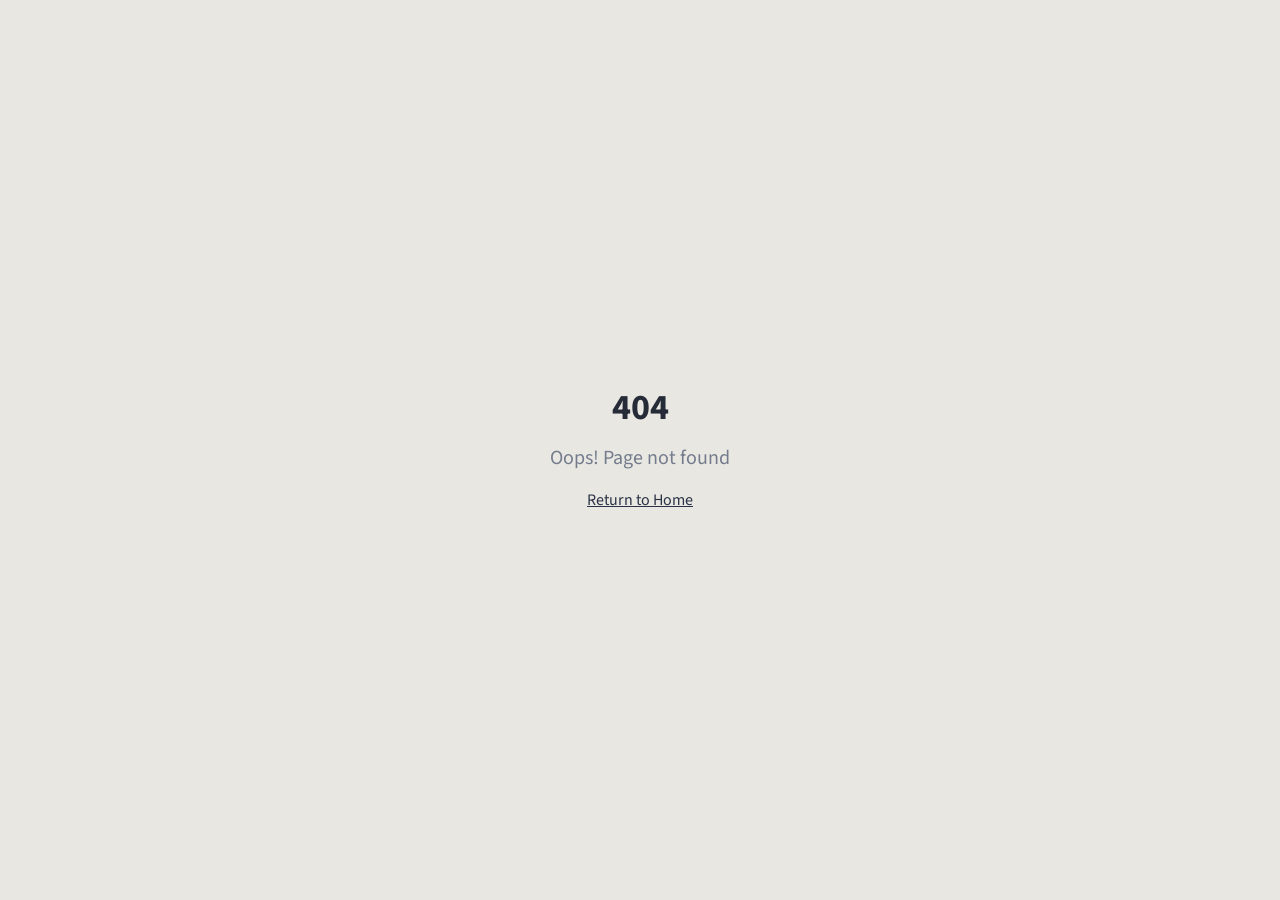
<file: index.html>
<!doctype html>
<html lang="pt-BR">
  <head>
    <meta charset="UTF-8" />
    <meta name="viewport" content="width=device-width, initial-scale=1.0" />
    <link rel="icon" href="/favicon-book.png" type="image/png" />
    <link rel="shortcut icon" href="/favicon-book.png" type="image/png" />
    <title>Lógica Aplicada à Ciência de Dados — ALICCE</title>
    <meta name="description" content="Livro digital: Fundamentos de Lógica Aplicada à Ciência de Dados. Por Helena Macedo Reis e Anderson da Silva Marcolino. Série Ciência de Dados — ALICCE.">
    <meta name="author" content="Helena Macedo Reis, Anderson da Silva Marcolino" />

    <meta property="og:type" content="book" />
    <meta property="og:url" content="https://logica.livros.alicce.com.br/" />
    <meta property="og:title" content="Lógica Aplicada à Ciência de Dados — ALICCE" />
    <meta property="og:description" content="Livro digital: Fundamentos de Lógica Aplicada à Ciência de Dados. Por Helena Macedo Reis e Anderson da Silva Marcolino." />
    <meta property="og:image" content="https://logica.livros.alicce.com.br/og-cover.png" />
    <meta property="og:image:width" content="1200" />
    <meta property="og:image:height" content="630" />
    <meta property="og:locale" content="pt_BR" />
    <meta property="og:site_name" content="ALICCE — Série Ciência de Dados" />

    <meta name="twitter:card" content="summary_large_image" />
    <meta name="twitter:title" content="Lógica Aplicada à Ciência de Dados — ALICCE" />
    <meta name="twitter:description" content="Livro digital: Fundamentos de Lógica Aplicada à Ciência de Dados. Por Helena Macedo Reis e Anderson da Silva Marcolino." />
    <meta name="twitter:image" content="https://logica.livros.alicce.com.br/og-cover.png" />
    <script type="module" crossorigin src="/assets/index-BQPsalvJ.js"></script>
    <link rel="stylesheet" crossorigin href="/assets/index-BSMN6K5D.css">
  </head>

  <body>
    <div id="root"></div>
  </body>
</html>
</file>
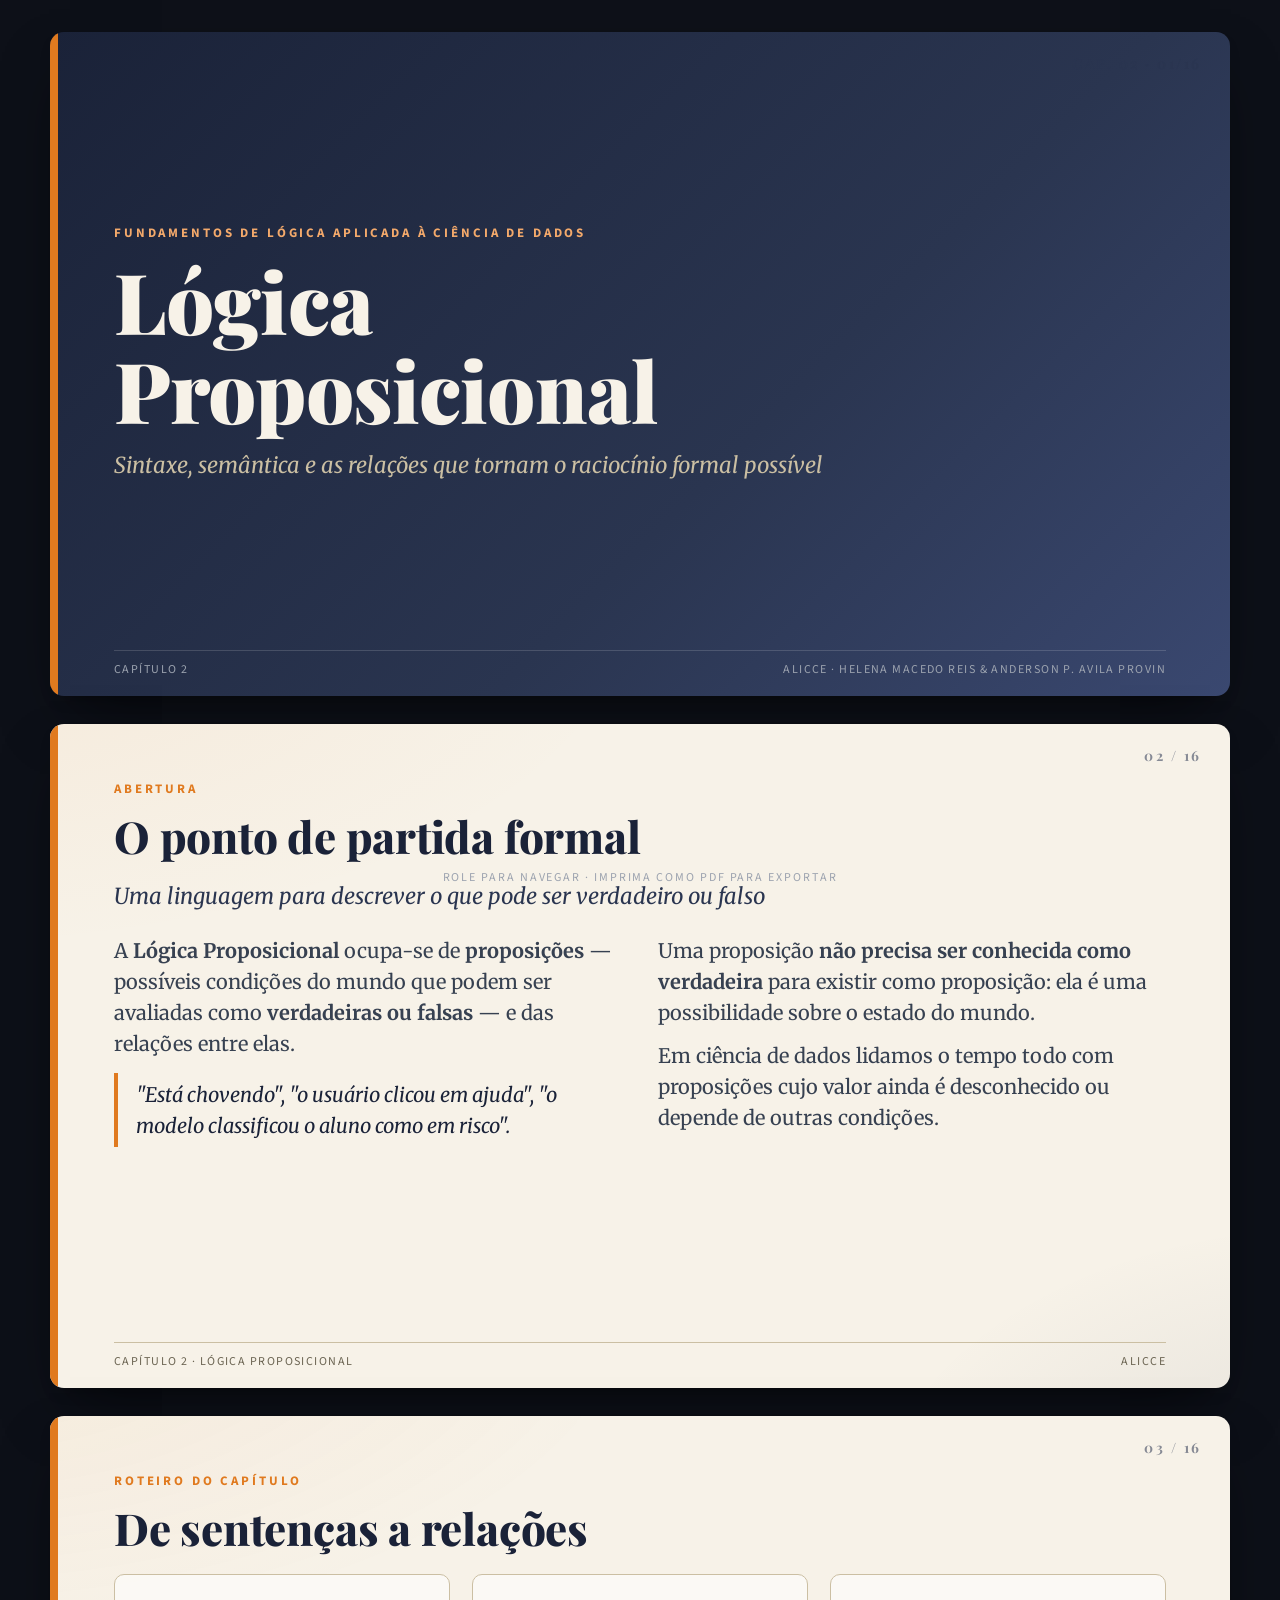
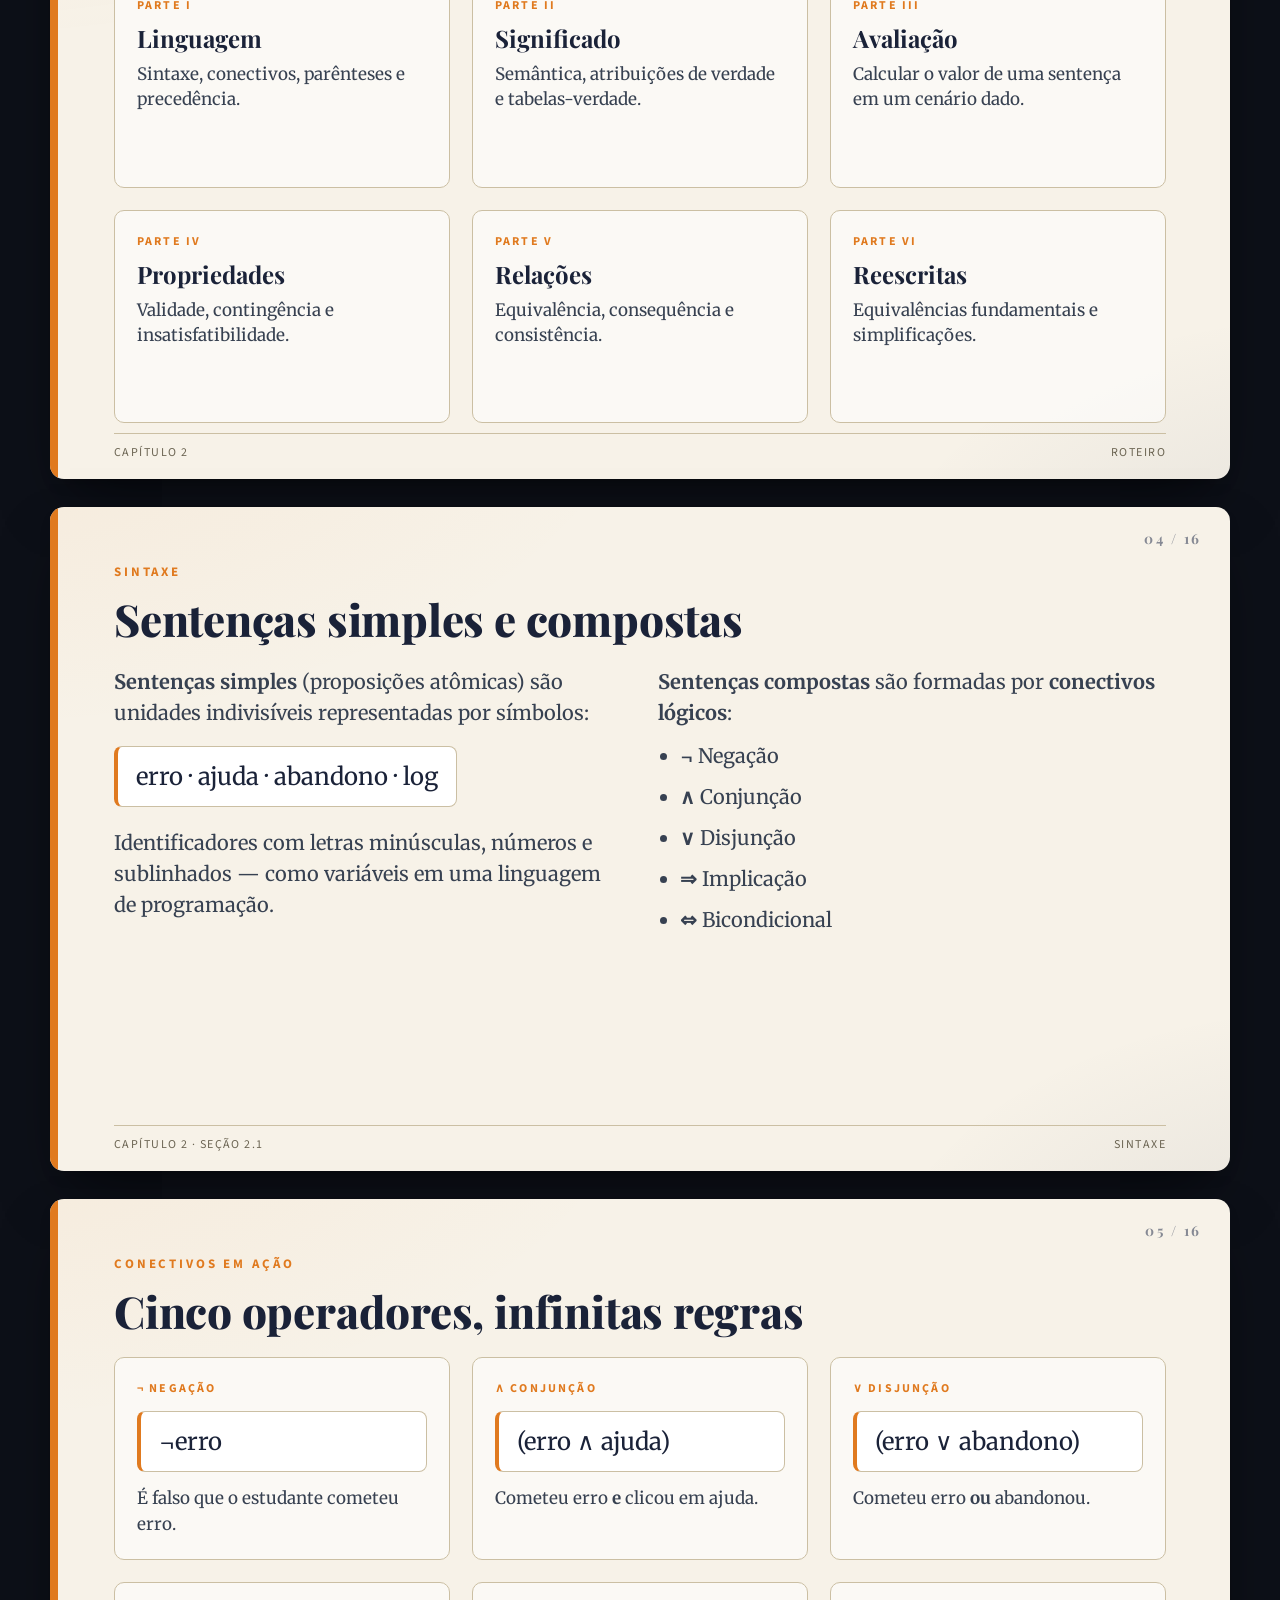
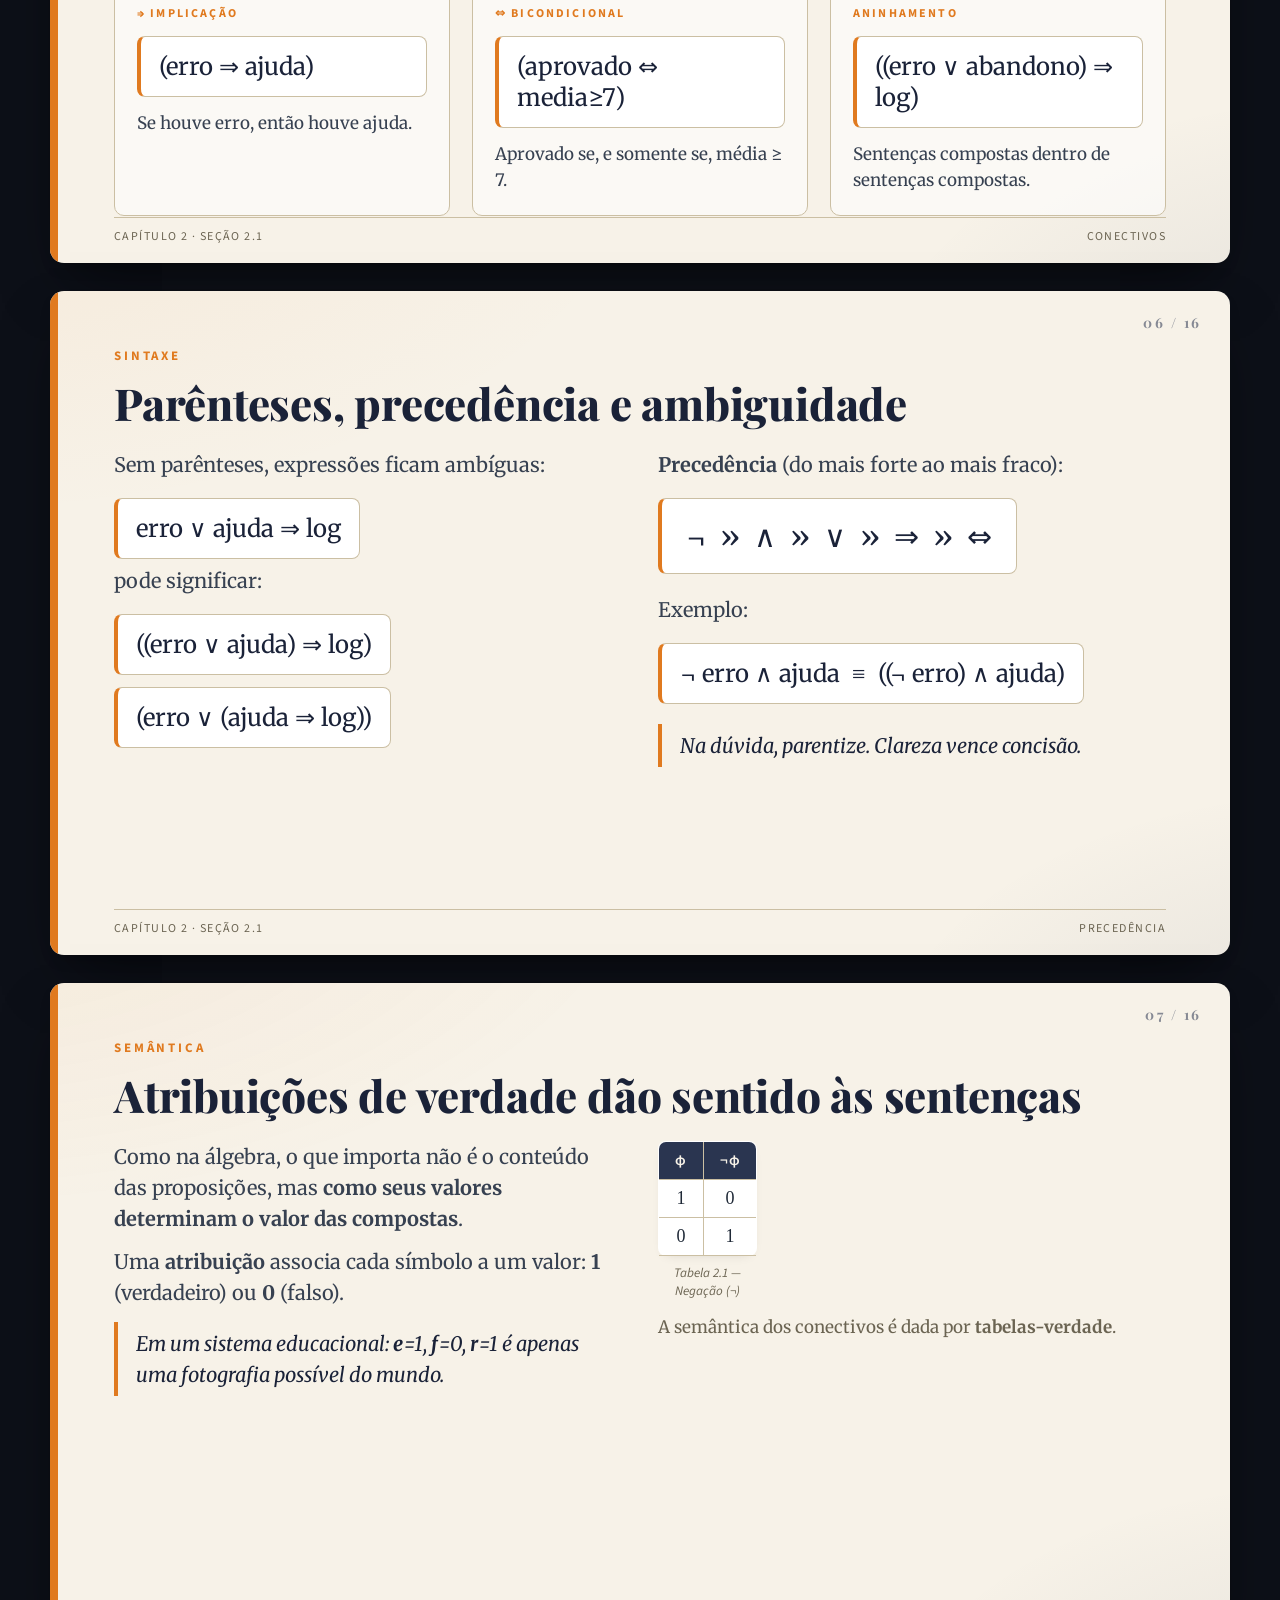
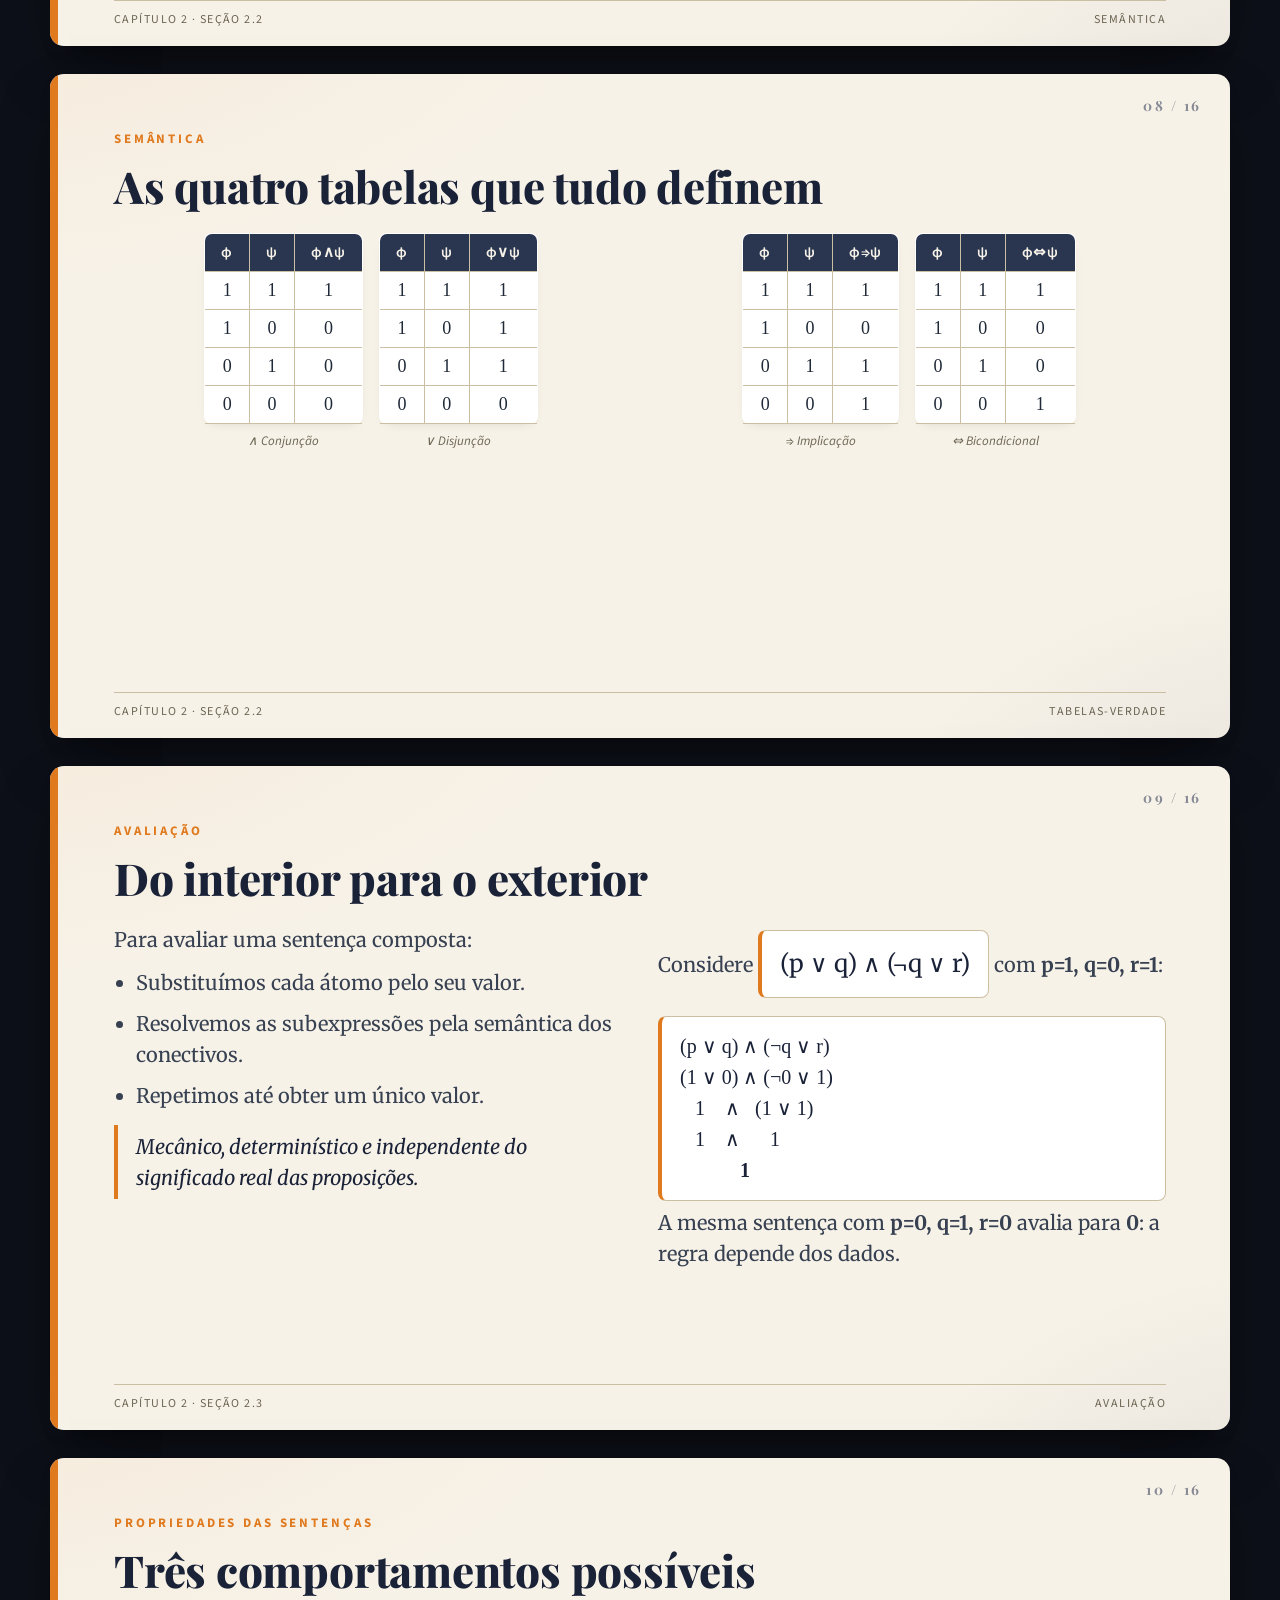
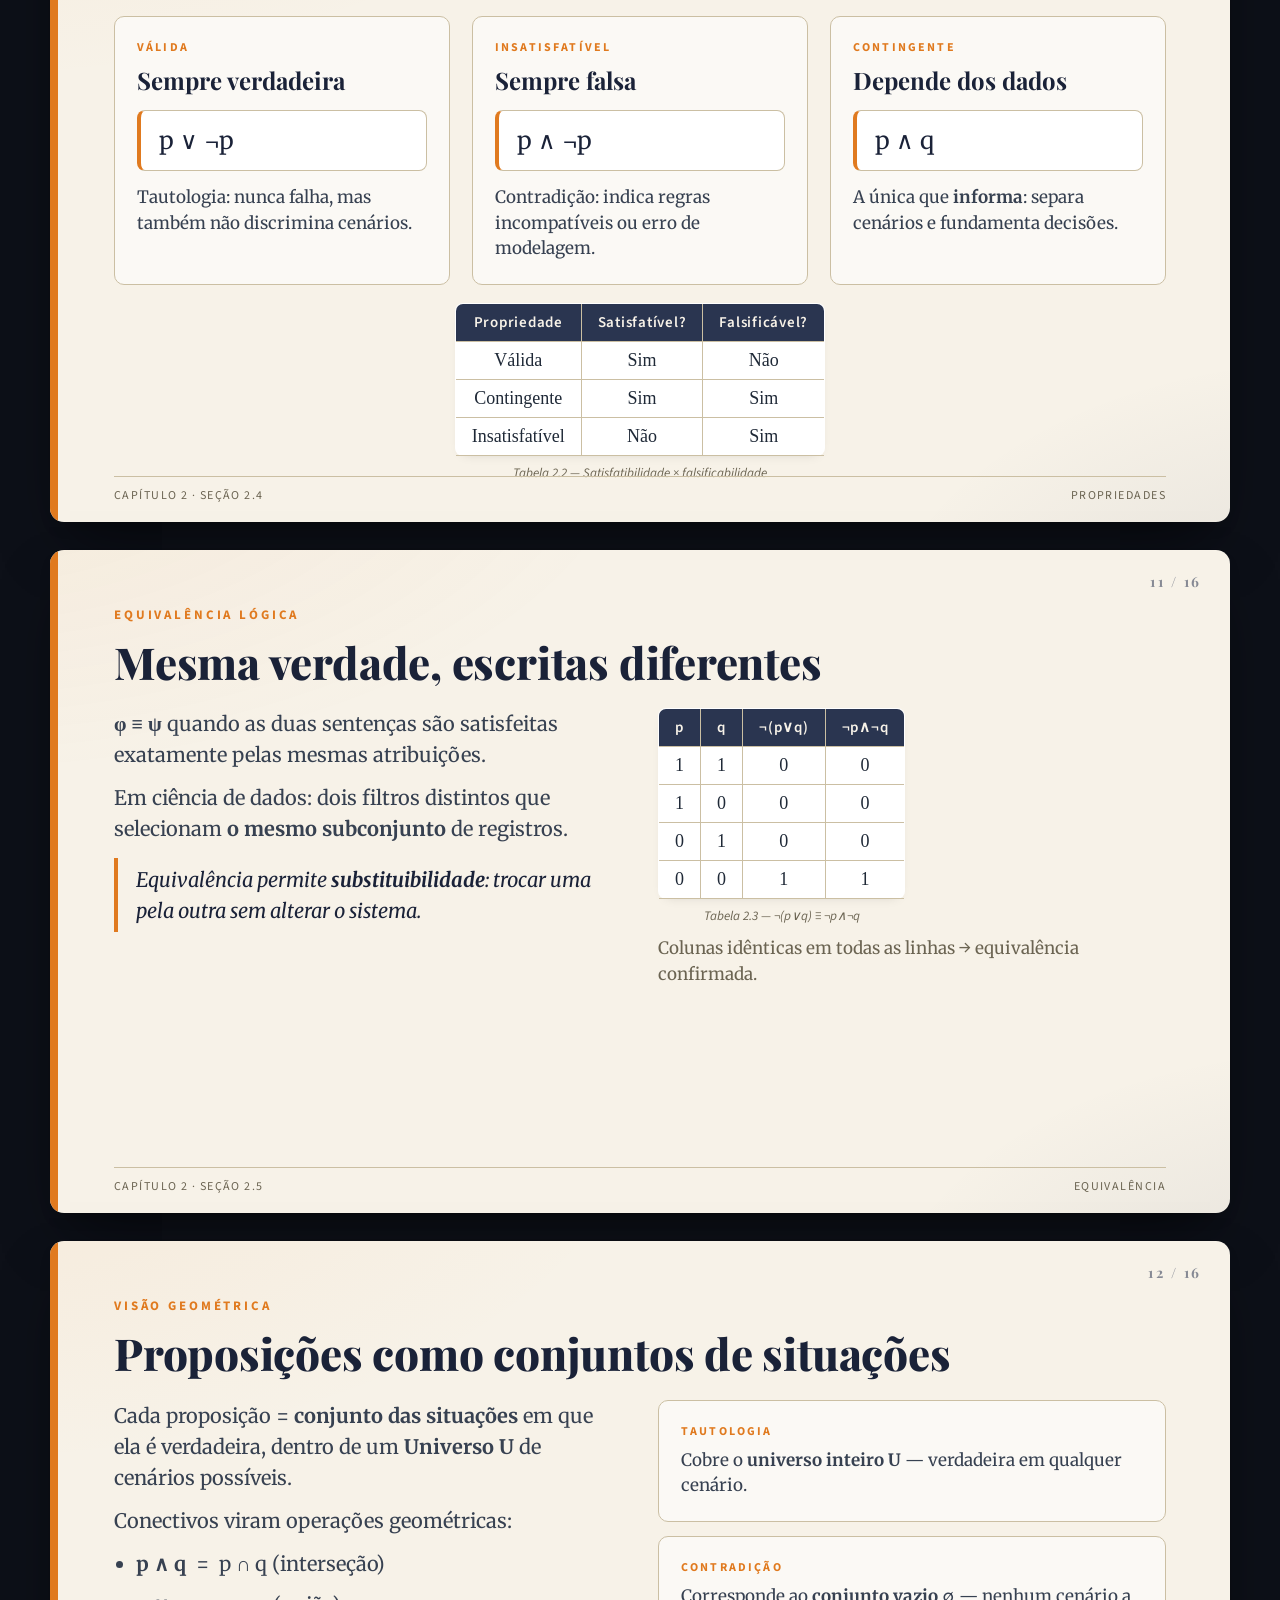
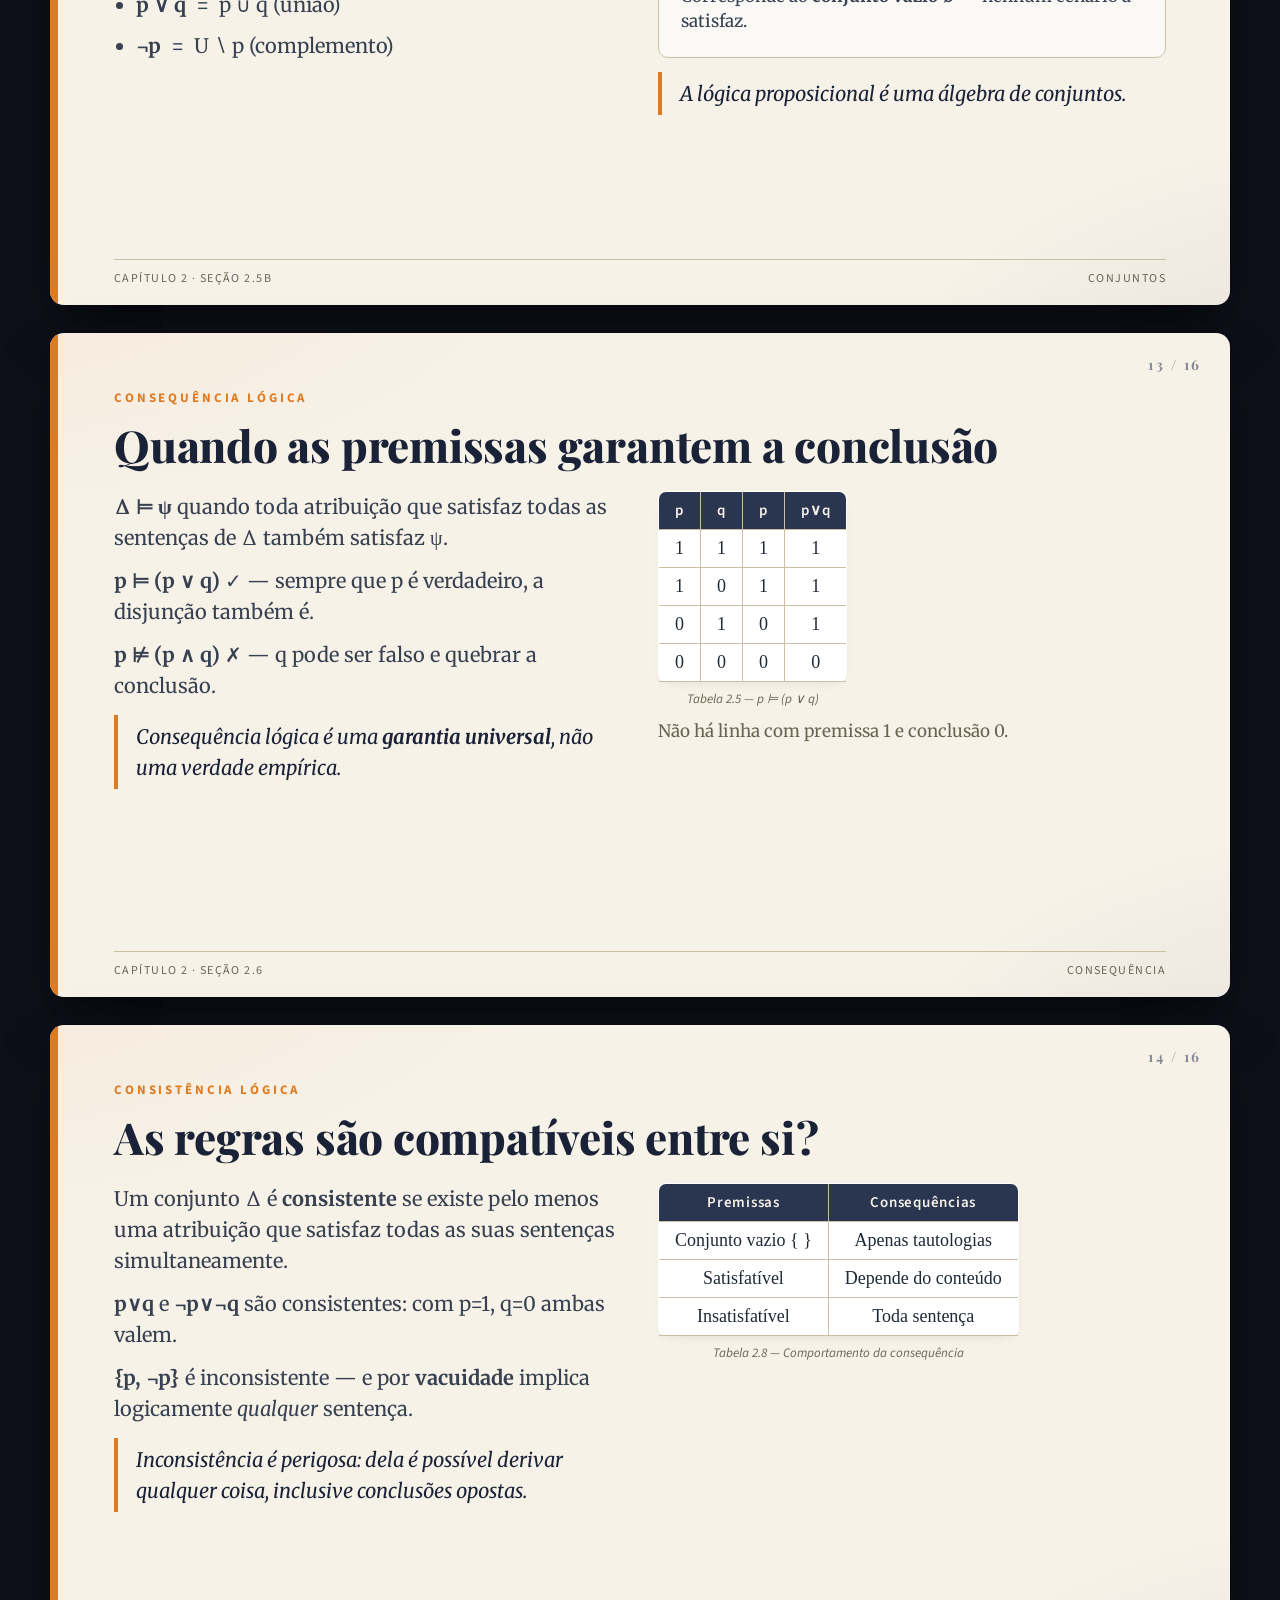
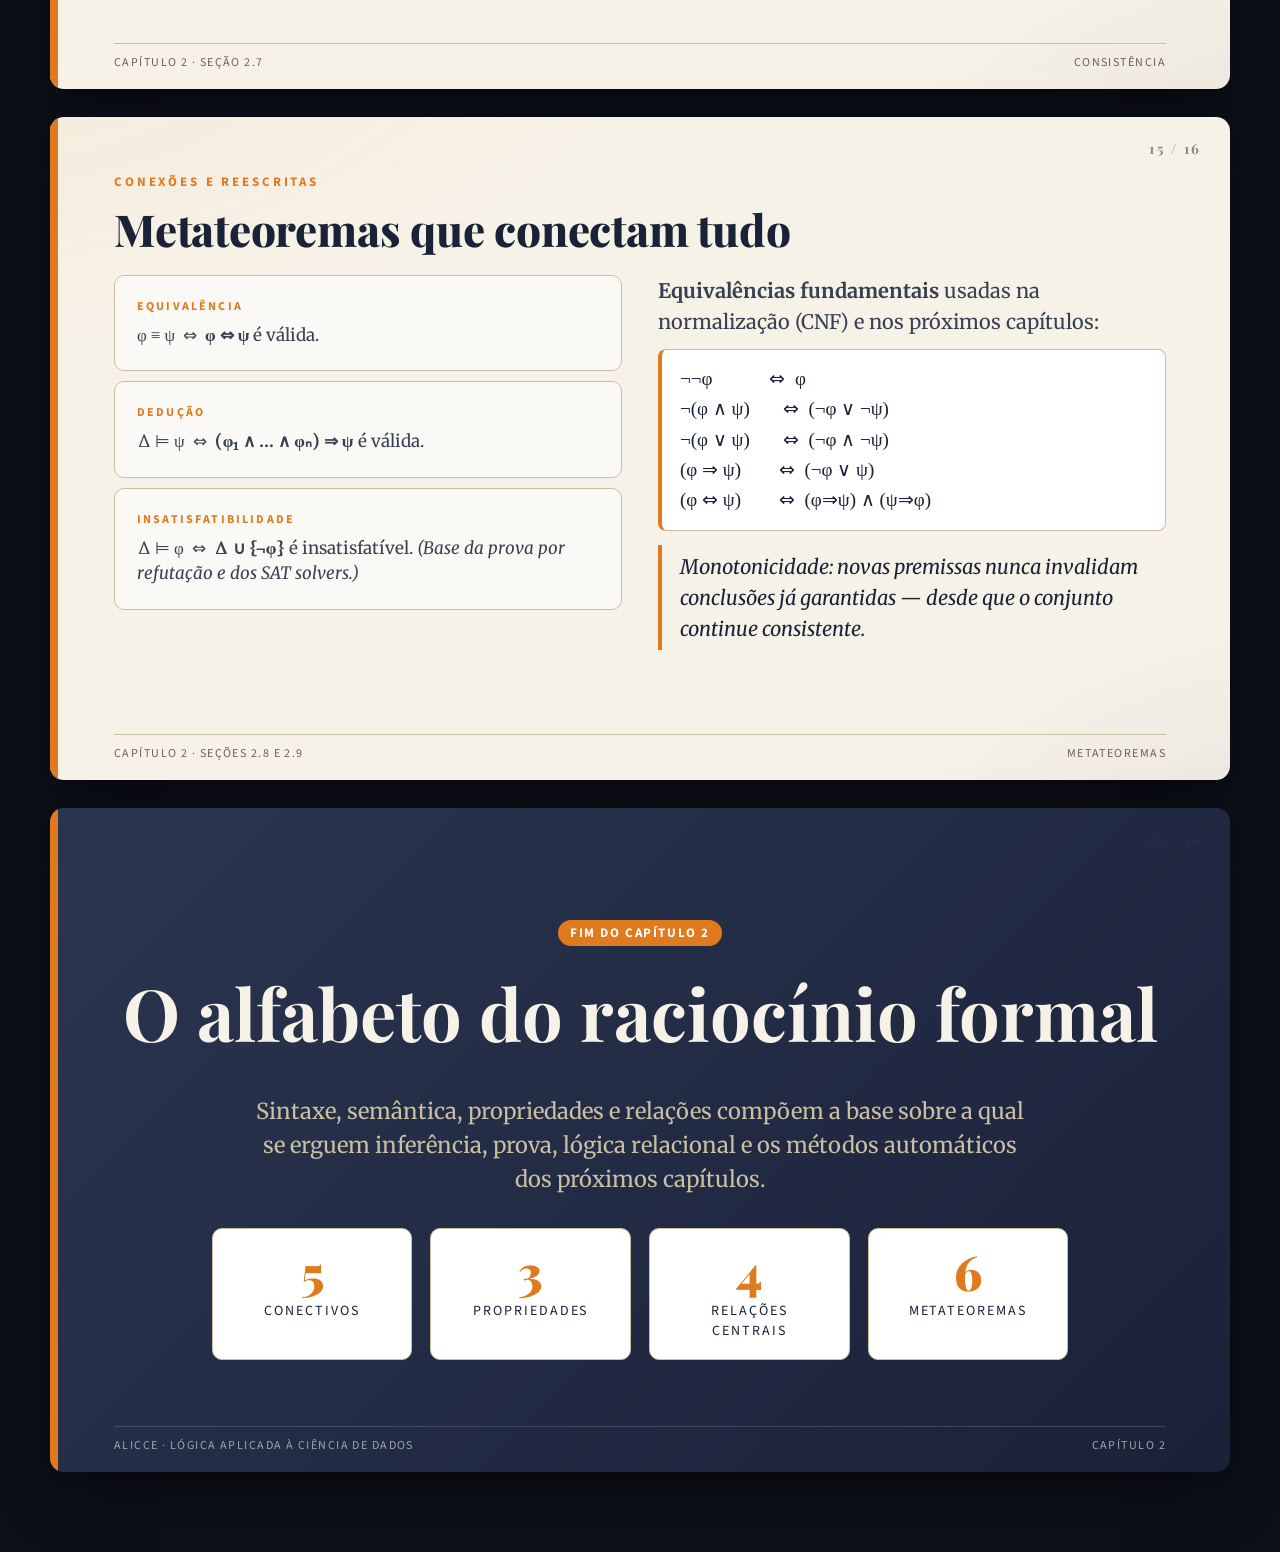
<file: cap2_slides.html>
<!doctype html>
<html lang="pt-BR">
<head>
<meta charset="utf-8"/>
<title>Capítulo 2 — Lógica Proposicional · Slides</title>
<meta name="viewport" content="width=device-width, initial-scale=1"/>
<link href="https://fonts.googleapis.com/css2?family=Merriweather:wght@400;700&family=Playfair+Display:wght@700;900&family=Source+Sans+3:wght@300;400;600;700&display=swap" rel="stylesheet">
<style>
  :root{
    --paper:#f7f2e8;
    --paper-2:#efe7d4;
    --ink:#1f2937;
    --ink-soft:#374151;
    --navy:#2a3550;
    --navy-deep:#1a2238;
    --accent:#e07a1f;
    --accent-soft:#f3a96b;
    --rule:#cbbfa3;
    --muted:#6b6452;
  }
  *{box-sizing:border-box}
  html,body{margin:0;padding:0;background:#0d1018;color:var(--ink);font-family:'Source Sans 3',system-ui,sans-serif}
  .deck{display:flex;flex-direction:column;align-items:center;gap:28px;padding:32px 16px 80px}
  .slide{
    width:min(1180px,96vw);
    aspect-ratio:16/9;
    background:var(--paper);
    border-radius:14px;
    box-shadow:0 30px 60px -20px rgba(0,0,0,.55), 0 8px 18px -10px rgba(0,0,0,.4);
    position:relative;
    overflow:hidden;
    padding:56px 64px;
    display:flex;
    flex-direction:column;
    background-image:
      radial-gradient(1200px 600px at -10% -20%, rgba(224,122,31,.08), transparent 60%),
      radial-gradient(800px 500px at 110% 120%, rgba(42,53,80,.10), transparent 60%);
  }
  .slide::before{
    content:"";position:absolute;left:0;top:0;bottom:0;width:8px;background:var(--accent);
  }
  .slide::after{
    content:"";position:absolute;right:24px;bottom:18px;font-family:'Merriweather',serif;
    color:var(--muted);font-size:13px;letter-spacing:.08em;
  }
  .slide .num{
    position:absolute;right:28px;top:22px;font-family:'Playfair Display',serif;
    color:var(--navy);opacity:.55;font-weight:700;font-size:14px;letter-spacing:.18em
  }
  .slide .foot{
    position:absolute;left:64px;right:64px;bottom:18px;display:flex;justify-content:space-between;
    font-family:'Source Sans 3';color:var(--muted);font-size:12px;letter-spacing:.12em;text-transform:uppercase;
    border-top:1px solid var(--rule);padding-top:10px;
  }
  .eyebrow{
    font-family:'Source Sans 3';color:var(--accent);font-weight:700;font-size:13px;
    letter-spacing:.22em;text-transform:uppercase;margin-bottom:14px;
  }
  h1.title{
    font-family:'Playfair Display',serif;color:var(--navy-deep);
    font-size:64px;line-height:1.05;margin:0 0 18px;font-weight:900;letter-spacing:-.01em
  }
  h2.title{
    font-family:'Playfair Display',serif;color:var(--navy-deep);
    font-size:44px;line-height:1.1;margin:0 0 22px;font-weight:800;letter-spacing:-.005em
  }
  h3.sub{
    font-family:'Merriweather',serif;color:var(--navy);
    font-size:22px;line-height:1.3;margin:0 0 24px;font-weight:400;font-style:italic
  }
  p, li{font-family:'Merriweather',serif;color:var(--ink-soft);font-size:20px;line-height:1.55;margin:0 0 12px}
  ul{padding-left:22px;margin:0 0 14px}
  li{margin-bottom:10px}
  .lead{font-size:24px;line-height:1.5;color:var(--ink)}
  .grid-2{display:grid;grid-template-columns:1fr 1fr;gap:36px;flex:1;align-items:start}
  .grid-3{display:grid;grid-template-columns:repeat(3,1fr);gap:22px;flex:1;align-items:stretch}
  .card{
    background:rgba(255,255,255,.6);border:1px solid var(--rule);border-radius:10px;
    padding:22px 22px;display:flex;flex-direction:column;gap:8px
  }
  .card .tag{font-family:'Source Sans 3';font-weight:700;color:var(--accent);
    text-transform:uppercase;letter-spacing:.18em;font-size:12px}
  .card h4{font-family:'Playfair Display',serif;color:var(--navy-deep);
    font-size:24px;margin:0;font-weight:700}
  .card p{font-size:17px;margin:0;line-height:1.5}
  .formula{
    font-family:'Cambria','Merriweather',serif;font-size:24px;color:var(--navy-deep);
    background:#fff;border:1px solid var(--rule);border-left:4px solid var(--accent);
    padding:14px 18px;border-radius:8px;display:inline-block;margin:6px 0
  }
  .formula.lg{font-size:30px;padding:18px 24px}
  table.tt{
    border-collapse:collapse;font-family:'Cambria',serif;font-size:18px;
    background:#fff;border:1px solid var(--rule);border-radius:8px;overflow:hidden;
    box-shadow:0 4px 12px -8px rgba(0,0,0,.2)
  }
  table.tt th,table.tt td{
    border:1px solid var(--rule);padding:8px 16px;text-align:center;color:var(--ink)
  }
  table.tt th{background:var(--navy);color:#f7f2e8;font-family:'Source Sans 3';
    font-weight:600;letter-spacing:.05em;font-size:15px}
  table.tt caption{caption-side:bottom;font-family:'Source Sans 3';color:var(--muted);
    font-size:13px;padding-top:8px;font-style:italic}
  .pill{display:inline-block;padding:4px 12px;border-radius:999px;background:var(--accent);
    color:#fff;font-family:'Source Sans 3';font-weight:700;font-size:13px;letter-spacing:.12em;text-transform:uppercase}
  .pill.navy{background:var(--navy)}
  .quote{
    border-left:4px solid var(--accent);padding:6px 0 6px 18px;margin:14px 0;
    font-family:'Merriweather',serif;font-style:italic;color:var(--navy-deep);font-size:20px
  }
  .cover{
    background:linear-gradient(135deg,#1a2238 0%,#2a3550 60%,#3a4870 100%);
    color:#f7f2e8;justify-content:center;
  }
  .cover::before{background:var(--accent)}
  .cover .eyebrow{color:var(--accent-soft)}
  .cover h1.title{color:#f7f2e8;font-size:84px}
  .cover h3.sub{color:#cbbfa3}
  .cover .foot{color:#9ca3af;border-top-color:rgba(255,255,255,.15)}
  .closing{background:linear-gradient(135deg,#2a3550 0%,#1a2238 100%);color:#f7f2e8;justify-content:center;text-align:center;align-items:center}
  .closing::before{background:var(--accent)}
  .closing h1{font-family:'Playfair Display',serif;font-size:72px;color:#f7f2e8;margin:0 0 16px}
  .closing p{color:#cbbfa3;font-size:22px;max-width:780px;margin:0 auto}
  .closing .foot{color:#9ca3af;border-top-color:rgba(255,255,255,.15)}
  .two-col-text{column-count:2;column-gap:36px}
  .two-col-text p{margin-bottom:14px;break-inside:avoid}
  .nav-hint{position:fixed;bottom:14px;left:50%;transform:translateX(-50%);color:#9ca3af;
    font-family:'Source Sans 3';font-size:12px;letter-spacing:.16em;text-transform:uppercase}
  .row{display:flex;gap:18px;flex-wrap:wrap}
  .stat{
    background:#fff;border:1px solid var(--rule);border-radius:10px;padding:18px 22px;flex:1;min-width:200px;
  }
  .stat .big{font-family:'Playfair Display',serif;color:var(--accent);font-size:48px;font-weight:900;line-height:1}
  .stat .lbl{font-family:'Source Sans 3';color:var(--navy-deep);font-size:14px;letter-spacing:.14em;text-transform:uppercase;margin-top:6px}
  .center-block{display:flex;align-items:center;justify-content:center;flex:1;flex-direction:column;gap:18px;text-align:center}
  @media print{
    html,body{background:#fff}
    .deck{gap:0;padding:0}
    .slide{margin:0;border-radius:0;box-shadow:none;page-break-after:always;width:100%;height:100vh;aspect-ratio:auto}
    .nav-hint{display:none}
  }
</style>
</head>
<body>
<div class="deck">

<!-- 1. COVER -->
<section class="slide cover">
  <div class="num">CAP. 02 · 01/16</div>
  <div class="eyebrow">Fundamentos de Lógica Aplicada à Ciência de Dados</div>
  <h1 class="title">Lógica<br/>Proposicional</h1>
  <h3 class="sub">Sintaxe, semântica e as relações que tornam o raciocínio formal possível</h3>
  <div class="foot"><span>Capítulo 2</span><span>ALICCE · Helena Macedo Reis &amp; Anderson P. Avila Provin</span></div>
</section>

<!-- 2. ABERTURA -->
<section class="slide">
  <div class="num">02 / 16</div>
  <div class="eyebrow">Abertura</div>
  <h2 class="title">O ponto de partida formal</h2>
  <h3 class="sub">Uma linguagem para descrever o que pode ser verdadeiro ou falso</h3>
  <div class="grid-2">
    <div>
      <p>A <b>Lógica Proposicional</b> ocupa-se de <b>proposições</b> — possíveis condições do mundo que podem ser avaliadas como <b>verdadeiras ou falsas</b> — e das relações entre elas.</p>
      <p class="quote">"Está chovendo", "o usuário clicou em ajuda", "o modelo classificou o aluno como em risco".</p>
    </div>
    <div>
      <p>Uma proposição <b>não precisa ser conhecida como verdadeira</b> para existir como proposição: ela é uma possibilidade sobre o estado do mundo.</p>
      <p>Em ciência de dados lidamos o tempo todo com proposições cujo valor ainda é desconhecido ou depende de outras condições.</p>
    </div>
  </div>
  <div class="foot"><span>Capítulo 2 · Lógica Proposicional</span><span>ALICCE</span></div>
</section>

<!-- 3. ROTEIRO -->
<section class="slide">
  <div class="num">03 / 16</div>
  <div class="eyebrow">Roteiro do capítulo</div>
  <h2 class="title">De sentenças a relações</h2>
  <div class="grid-3">
    <div class="card"><span class="tag">Parte I</span><h4>Linguagem</h4><p>Sintaxe, conectivos, parênteses e precedência.</p></div>
    <div class="card"><span class="tag">Parte II</span><h4>Significado</h4><p>Semântica, atribuições de verdade e tabelas-verdade.</p></div>
    <div class="card"><span class="tag">Parte III</span><h4>Avaliação</h4><p>Calcular o valor de uma sentença em um cenário dado.</p></div>
    <div class="card"><span class="tag">Parte IV</span><h4>Propriedades</h4><p>Validade, contingência e insatisfatibilidade.</p></div>
    <div class="card"><span class="tag">Parte V</span><h4>Relações</h4><p>Equivalência, consequência e consistência.</p></div>
    <div class="card"><span class="tag">Parte VI</span><h4>Reescritas</h4><p>Equivalências fundamentais e simplificações.</p></div>
  </div>
  <div class="foot"><span>Capítulo 2</span><span>Roteiro</span></div>
</section>

<!-- 4. SINTAXE -->
<section class="slide">
  <div class="num">04 / 16</div>
  <div class="eyebrow">Sintaxe</div>
  <h2 class="title">Sentenças simples e compostas</h2>
  <div class="grid-2">
    <div>
      <p><b>Sentenças simples</b> (proposições atômicas) são unidades indivisíveis representadas por símbolos:</p>
      <span class="formula">erro · ajuda · abandono · log</span>
      <p style="margin-top:14px">Identificadores com letras minúsculas, números e sublinhados — como variáveis em uma linguagem de programação.</p>
    </div>
    <div>
      <p><b>Sentenças compostas</b> são formadas por <b>conectivos lógicos</b>:</p>
      <ul>
        <li><b>¬</b> Negação</li>
        <li><b>∧</b> Conjunção</li>
        <li><b>∨</b> Disjunção</li>
        <li><b>⇒</b> Implicação</li>
        <li><b>⇔</b> Bicondicional</li>
      </ul>
    </div>
  </div>
  <div class="foot"><span>Capítulo 2 · Seção 2.1</span><span>Sintaxe</span></div>
</section>

<!-- 5. CONECTIVOS EM AÇÃO -->
<section class="slide">
  <div class="num">05 / 16</div>
  <div class="eyebrow">Conectivos em ação</div>
  <h2 class="title">Cinco operadores, infinitas regras</h2>
  <div class="grid-3">
    <div class="card"><span class="tag">¬ Negação</span><span class="formula">¬erro</span><p>É falso que o estudante cometeu erro.</p></div>
    <div class="card"><span class="tag">∧ Conjunção</span><span class="formula">(erro ∧ ajuda)</span><p>Cometeu erro <b>e</b> clicou em ajuda.</p></div>
    <div class="card"><span class="tag">∨ Disjunção</span><span class="formula">(erro ∨ abandono)</span><p>Cometeu erro <b>ou</b> abandonou.</p></div>
    <div class="card"><span class="tag">⇒ Implicação</span><span class="formula">(erro ⇒ ajuda)</span><p>Se houve erro, então houve ajuda.</p></div>
    <div class="card"><span class="tag">⇔ Bicondicional</span><span class="formula">(aprovado ⇔ media≥7)</span><p>Aprovado se, e somente se, média ≥ 7.</p></div>
    <div class="card"><span class="tag">Aninhamento</span><span class="formula">((erro ∨ abandono) ⇒ log)</span><p>Sentenças compostas dentro de sentenças compostas.</p></div>
  </div>
  <div class="foot"><span>Capítulo 2 · Seção 2.1</span><span>Conectivos</span></div>
</section>

<!-- 6. PARÊNTESES E PRECEDÊNCIA -->
<section class="slide">
  <div class="num">06 / 16</div>
  <div class="eyebrow">Sintaxe</div>
  <h2 class="title">Parênteses, precedência e ambiguidade</h2>
  <div class="grid-2">
    <div>
      <p>Sem parênteses, expressões ficam ambíguas:</p>
      <span class="formula">erro ∨ ajuda ⇒ log</span>
      <p>pode significar:</p>
      <span class="formula">((erro ∨ ajuda) ⇒ log)</span><br/>
      <span class="formula">(erro ∨ (ajuda ⇒ log))</span>
    </div>
    <div>
      <p><b>Precedência</b> (do mais forte ao mais fraco):</p>
      <span class="formula lg">¬ &nbsp;»&nbsp; ∧ &nbsp;»&nbsp; ∨ &nbsp;»&nbsp; ⇒ &nbsp;»&nbsp; ⇔</span>
      <p style="margin-top:14px">Exemplo:</p>
      <span class="formula">¬ erro ∧ ajuda &nbsp;≡&nbsp; ((¬ erro) ∧ ajuda)</span>
      <p class="quote">Na dúvida, parentize. Clareza vence concisão.</p>
    </div>
  </div>
  <div class="foot"><span>Capítulo 2 · Seção 2.1</span><span>Precedência</span></div>
</section>

<!-- 7. SEMÂNTICA -->
<section class="slide">
  <div class="num">07 / 16</div>
  <div class="eyebrow">Semântica</div>
  <h2 class="title">Atribuições de verdade dão sentido às sentenças</h2>
  <div class="grid-2">
    <div>
      <p>Como na álgebra, o que importa não é o conteúdo das proposições, mas <b>como seus valores determinam o valor das compostas</b>.</p>
      <p>Uma <b>atribuição</b> associa cada símbolo a um valor: <b>1</b> (verdadeiro) ou <b>0</b> (falso).</p>
      <p class="quote">Em um sistema educacional: <b>e</b>=1, <b>f</b>=0, <b>r</b>=1 é apenas uma fotografia possível do mundo.</p>
    </div>
    <div>
      <table class="tt">
        <caption>Tabela 2.1 — Negação (¬)</caption>
        <thead><tr><th>φ</th><th>¬φ</th></tr></thead>
        <tbody>
          <tr><td>1</td><td>0</td></tr>
          <tr><td>0</td><td>1</td></tr>
        </tbody>
      </table>
      <p style="margin-top:14px;font-size:17px;color:var(--muted)">A semântica dos conectivos é dada por <b>tabelas-verdade</b>.</p>
    </div>
  </div>
  <div class="foot"><span>Capítulo 2 · Seção 2.2</span><span>Semântica</span></div>
</section>

<!-- 8. TABELAS-VERDADE DOS CONECTIVOS BINÁRIOS -->
<section class="slide">
  <div class="num">08 / 16</div>
  <div class="eyebrow">Semântica</div>
  <h2 class="title">As quatro tabelas que tudo definem</h2>
  <div class="grid-2" style="gap:24px">
    <div class="row" style="gap:16px;justify-content:center">
      <table class="tt">
        <caption>∧ Conjunção</caption>
        <thead><tr><th>φ</th><th>ψ</th><th>φ∧ψ</th></tr></thead>
        <tbody>
          <tr><td>1</td><td>1</td><td>1</td></tr>
          <tr><td>1</td><td>0</td><td>0</td></tr>
          <tr><td>0</td><td>1</td><td>0</td></tr>
          <tr><td>0</td><td>0</td><td>0</td></tr>
        </tbody>
      </table>
      <table class="tt">
        <caption>∨ Disjunção</caption>
        <thead><tr><th>φ</th><th>ψ</th><th>φ∨ψ</th></tr></thead>
        <tbody>
          <tr><td>1</td><td>1</td><td>1</td></tr>
          <tr><td>1</td><td>0</td><td>1</td></tr>
          <tr><td>0</td><td>1</td><td>1</td></tr>
          <tr><td>0</td><td>0</td><td>0</td></tr>
        </tbody>
      </table>
    </div>
    <div class="row" style="gap:16px;justify-content:center">
      <table class="tt">
        <caption>⇒ Implicação</caption>
        <thead><tr><th>φ</th><th>ψ</th><th>φ⇒ψ</th></tr></thead>
        <tbody>
          <tr><td>1</td><td>1</td><td>1</td></tr>
          <tr><td>1</td><td>0</td><td>0</td></tr>
          <tr><td>0</td><td>1</td><td>1</td></tr>
          <tr><td>0</td><td>0</td><td>1</td></tr>
        </tbody>
      </table>
      <table class="tt">
        <caption>⇔ Bicondicional</caption>
        <thead><tr><th>φ</th><th>ψ</th><th>φ⇔ψ</th></tr></thead>
        <tbody>
          <tr><td>1</td><td>1</td><td>1</td></tr>
          <tr><td>1</td><td>0</td><td>0</td></tr>
          <tr><td>0</td><td>1</td><td>0</td></tr>
          <tr><td>0</td><td>0</td><td>1</td></tr>
        </tbody>
      </table>
    </div>
  </div>
  <div class="foot"><span>Capítulo 2 · Seção 2.2</span><span>Tabelas-verdade</span></div>
</section>

<!-- 9. AVALIAÇÃO -->
<section class="slide">
  <div class="num">09 / 16</div>
  <div class="eyebrow">Avaliação</div>
  <h2 class="title">Do interior para o exterior</h2>
  <div class="grid-2">
    <div>
      <p>Para avaliar uma sentença composta:</p>
      <ul>
        <li>Substituímos cada átomo pelo seu valor.</li>
        <li>Resolvemos as subexpressões pela semântica dos conectivos.</li>
        <li>Repetimos até obter um único valor.</li>
      </ul>
      <p class="quote">Mecânico, determinístico e independente do significado real das proposições.</p>
    </div>
    <div>
      <p>Considere <span class="formula">(p ∨ q) ∧ (¬q ∨ r)</span> com <b>p=1, q=0, r=1</b>:</p>
      <pre style="font-family:'Cambria',serif;font-size:20px;background:#fff;border:1px solid var(--rule);border-left:4px solid var(--accent);padding:14px 18px;border-radius:8px;color:var(--navy-deep);margin:6px 0;line-height:1.55">(p ∨ q) ∧ (¬q ∨ r)
(1 ∨ 0) ∧ (¬0 ∨ 1)
   1    ∧   (1 ∨ 1)
   1    ∧      1
            <b>1</b></pre>
      <p>A mesma sentença com <b>p=0, q=1, r=0</b> avalia para <b>0</b>: a regra depende dos dados.</p>
    </div>
  </div>
  <div class="foot"><span>Capítulo 2 · Seção 2.3</span><span>Avaliação</span></div>
</section>

<!-- 10. PROPRIEDADES LÓGICAS -->
<section class="slide">
  <div class="num">10 / 16</div>
  <div class="eyebrow">Propriedades das sentenças</div>
  <h2 class="title">Três comportamentos possíveis</h2>
  <div class="grid-3">
    <div class="card"><span class="tag">Válida</span><h4>Sempre verdadeira</h4>
      <span class="formula">p ∨ ¬p</span>
      <p>Tautologia: nunca falha, mas também não discrimina cenários.</p></div>
    <div class="card"><span class="tag">Insatisfatível</span><h4>Sempre falsa</h4>
      <span class="formula">p ∧ ¬p</span>
      <p>Contradição: indica regras incompatíveis ou erro de modelagem.</p></div>
    <div class="card"><span class="tag">Contingente</span><h4>Depende dos dados</h4>
      <span class="formula">p ∧ q</span>
      <p>A única que <b>informa</b>: separa cenários e fundamenta decisões.</p></div>
  </div>
  <table class="tt" style="margin-top:18px;align-self:center">
    <caption>Tabela 2.2 — Satisfatibilidade × falsificabilidade</caption>
    <thead><tr><th>Propriedade</th><th>Satisfatível?</th><th>Falsificável?</th></tr></thead>
    <tbody>
      <tr><td>Válida</td><td>Sim</td><td>Não</td></tr>
      <tr><td>Contingente</td><td>Sim</td><td>Sim</td></tr>
      <tr><td>Insatisfatível</td><td>Não</td><td>Sim</td></tr>
    </tbody>
  </table>
  <div class="foot"><span>Capítulo 2 · Seção 2.4</span><span>Propriedades</span></div>
</section>

<!-- 11. EQUIVALÊNCIA -->
<section class="slide">
  <div class="num">11 / 16</div>
  <div class="eyebrow">Equivalência lógica</div>
  <h2 class="title">Mesma verdade, escritas diferentes</h2>
  <div class="grid-2">
    <div>
      <p><b>φ ≡ ψ</b> quando as duas sentenças são satisfeitas exatamente pelas mesmas atribuições.</p>
      <p>Em ciência de dados: dois filtros distintos que selecionam <b>o mesmo subconjunto</b> de registros.</p>
      <p class="quote">Equivalência permite <b>substituibilidade</b>: trocar uma pela outra sem alterar o sistema.</p>
    </div>
    <div>
      <table class="tt">
        <caption>Tabela 2.3 — ¬(p∨q) ≡ ¬p∧¬q</caption>
        <thead><tr><th>p</th><th>q</th><th>¬(p∨q)</th><th>¬p∧¬q</th></tr></thead>
        <tbody>
          <tr><td>1</td><td>1</td><td>0</td><td>0</td></tr>
          <tr><td>1</td><td>0</td><td>0</td><td>0</td></tr>
          <tr><td>0</td><td>1</td><td>0</td><td>0</td></tr>
          <tr><td>0</td><td>0</td><td>1</td><td>1</td></tr>
        </tbody>
      </table>
      <p style="font-size:17px;color:var(--muted);margin-top:10px">Colunas idênticas em todas as linhas → equivalência confirmada.</p>
    </div>
  </div>
  <div class="foot"><span>Capítulo 2 · Seção 2.5</span><span>Equivalência</span></div>
</section>

<!-- 12. PROPOSIÇÕES COMO CONJUNTOS -->
<section class="slide">
  <div class="num">12 / 16</div>
  <div class="eyebrow">Visão geométrica</div>
  <h2 class="title">Proposições como conjuntos de situações</h2>
  <div class="grid-2">
    <div>
      <p>Cada proposição = <b>conjunto das situações</b> em que ela é verdadeira, dentro de um <b>Universo U</b> de cenários possíveis.</p>
      <p>Conectivos viram operações geométricas:</p>
      <ul>
        <li><b>p ∧ q</b> &nbsp;=&nbsp; p ∩ q (interseção)</li>
        <li><b>p ∨ q</b> &nbsp;=&nbsp; p ∪ q (união)</li>
        <li><b>¬p</b> &nbsp;=&nbsp; U ∖ p (complemento)</li>
      </ul>
    </div>
    <div>
      <div class="card"><span class="tag">Tautologia</span>
        <p>Cobre o <b>universo inteiro U</b> — verdadeira em qualquer cenário.</p></div>
      <div class="card" style="margin-top:14px"><span class="tag">Contradição</span>
        <p>Corresponde ao <b>conjunto vazio ∅</b> — nenhum cenário a satisfaz.</p></div>
      <p class="quote" style="margin-top:14px">A lógica proposicional é uma álgebra de conjuntos.</p>
    </div>
  </div>
  <div class="foot"><span>Capítulo 2 · Seção 2.5b</span><span>Conjuntos</span></div>
</section>

<!-- 13. CONSEQUÊNCIA LÓGICA -->
<section class="slide">
  <div class="num">13 / 16</div>
  <div class="eyebrow">Consequência lógica</div>
  <h2 class="title">Quando as premissas garantem a conclusão</h2>
  <div class="grid-2">
    <div>
      <p><b>Δ ⊨ ψ</b> quando toda atribuição que satisfaz todas as sentenças de Δ também satisfaz ψ.</p>
      <p><b>p ⊨ (p ∨ q)</b> ✓ — sempre que p é verdadeiro, a disjunção também é.</p>
      <p><b>p ⊭ (p ∧ q)</b> ✗ — q pode ser falso e quebrar a conclusão.</p>
      <p class="quote">Consequência lógica é uma <b>garantia universal</b>, não uma verdade empírica.</p>
    </div>
    <div>
      <table class="tt">
        <caption>Tabela 2.5 — p ⊨ (p ∨ q)</caption>
        <thead><tr><th>p</th><th>q</th><th>p</th><th>p∨q</th></tr></thead>
        <tbody>
          <tr><td>1</td><td>1</td><td>1</td><td>1</td></tr>
          <tr><td>1</td><td>0</td><td>1</td><td>1</td></tr>
          <tr><td>0</td><td>1</td><td>0</td><td>1</td></tr>
          <tr><td>0</td><td>0</td><td>0</td><td>0</td></tr>
        </tbody>
      </table>
      <p style="font-size:17px;color:var(--muted);margin-top:10px">Não há linha com premissa 1 e conclusão 0.</p>
    </div>
  </div>
  <div class="foot"><span>Capítulo 2 · Seção 2.6</span><span>Consequência</span></div>
</section>

<!-- 14. CONSISTÊNCIA -->
<section class="slide">
  <div class="num">14 / 16</div>
  <div class="eyebrow">Consistência lógica</div>
  <h2 class="title">As regras são compatíveis entre si?</h2>
  <div class="grid-2">
    <div>
      <p>Um conjunto Δ é <b>consistente</b> se existe pelo menos uma atribuição que satisfaz todas as suas sentenças simultaneamente.</p>
      <p><b>p∨q</b> e <b>¬p∨¬q</b> são consistentes: com p=1, q=0 ambas valem.</p>
      <p><b>{p, ¬p}</b> é inconsistente — e por <b>vacuidade</b> implica logicamente <i>qualquer</i> sentença.</p>
      <p class="quote">Inconsistência é perigosa: dela é possível derivar qualquer coisa, inclusive conclusões opostas.</p>
    </div>
    <div>
      <table class="tt">
        <caption>Tabela 2.8 — Comportamento da consequência</caption>
        <thead><tr><th>Premissas</th><th>Consequências</th></tr></thead>
        <tbody>
          <tr><td>Conjunto vazio { }</td><td>Apenas tautologias</td></tr>
          <tr><td>Satisfatível</td><td>Depende do conteúdo</td></tr>
          <tr><td>Insatisfatível</td><td>Toda sentença</td></tr>
        </tbody>
      </table>
    </div>
  </div>
  <div class="foot"><span>Capítulo 2 · Seção 2.7</span><span>Consistência</span></div>
</section>

<!-- 15. METATEOREMAS E REESCRITAS -->
<section class="slide">
  <div class="num">15 / 16</div>
  <div class="eyebrow">Conexões e reescritas</div>
  <h2 class="title">Metateoremas que conectam tudo</h2>
  <div class="grid-2">
    <div>
      <div class="card"><span class="tag">Equivalência</span><p>φ ≡ ψ &nbsp;⇔&nbsp; <b>φ ⇔ ψ</b> é válida.</p></div>
      <div class="card" style="margin-top:10px"><span class="tag">Dedução</span><p>Δ ⊨ ψ &nbsp;⇔&nbsp; <b>(φ₁ ∧ … ∧ φₙ) ⇒ ψ</b> é válida.</p></div>
      <div class="card" style="margin-top:10px"><span class="tag">Insatisfatibilidade</span><p>Δ ⊨ φ &nbsp;⇔&nbsp; <b>Δ ∪ {¬φ}</b> é insatisfatível. <i>(Base da prova por refutação e dos SAT solvers.)</i></p></div>
    </div>
    <div>
      <p><b>Equivalências fundamentais</b> usadas na normalização (CNF) e nos próximos capítulos:</p>
      <pre style="font-family:'Cambria',serif;font-size:19px;background:#fff;border:1px solid var(--rule);border-left:4px solid var(--accent);padding:14px 18px;border-radius:8px;color:var(--navy-deep);line-height:1.6;margin:6px 0">¬¬φ            ⇔  φ
¬(φ ∧ ψ)       ⇔  (¬φ ∨ ¬ψ)
¬(φ ∨ ψ)       ⇔  (¬φ ∧ ¬ψ)
(φ ⇒ ψ)        ⇔  (¬φ ∨ ψ)
(φ ⇔ ψ)        ⇔  (φ⇒ψ) ∧ (ψ⇒φ)</pre>
      <p class="quote">Monotonicidade: novas premissas nunca invalidam conclusões já garantidas — desde que o conjunto continue consistente.</p>
    </div>
  </div>
  <div class="foot"><span>Capítulo 2 · Seções 2.8 e 2.9</span><span>Metateoremas</span></div>
</section>

<!-- 16. FECHAMENTO -->
<section class="slide closing">
  <div class="num">16 / 16</div>
  <div class="center-block">
    <span class="pill">Fim do Capítulo 2</span>
    <h1>O alfabeto do raciocínio formal</h1>
    <p>Sintaxe, semântica, propriedades e relações compõem a base sobre a qual se erguem inferência, prova, lógica relacional e os métodos automáticos dos próximos capítulos.</p>
    <div class="row" style="margin-top:14px;justify-content:center">
      <div class="stat"><div class="big">5</div><div class="lbl">Conectivos</div></div>
      <div class="stat"><div class="big">3</div><div class="lbl">Propriedades</div></div>
      <div class="stat"><div class="big">4</div><div class="lbl">Relações centrais</div></div>
      <div class="stat"><div class="big">6</div><div class="lbl">Metateoremas</div></div>
    </div>
  </div>
  <div class="foot"><span>ALICCE · Lógica Aplicada à Ciência de Dados</span><span>Capítulo 2</span></div>
</section>

</div>
<div class="nav-hint">Role para navegar · Imprima como PDF para exportar</div>
</body>
</html>
</file>
<file: assets/index-BSMN6K5D.css>
@import"https://fonts.googleapis.com/css2?family=Merriweather:ital,wght@0,300;0,400;0,700;1,300;1,400&family=Playfair+Display:wght@400;700;900&family=Source+Sans+3:wght@300;400;600;700&display=swap";*,:before,:after{--tw-border-spacing-x: 0;--tw-border-spacing-y: 0;--tw-translate-x: 0;--tw-translate-y: 0;--tw-rotate: 0;--tw-skew-x: 0;--tw-skew-y: 0;--tw-scale-x: 1;--tw-scale-y: 1;--tw-pan-x: ;--tw-pan-y: ;--tw-pinch-zoom: ;--tw-scroll-snap-strictness: proximity;--tw-gradient-from-position: ;--tw-gradient-via-position: ;--tw-gradient-to-position: ;--tw-ordinal: ;--tw-slashed-zero: ;--tw-numeric-figure: ;--tw-numeric-spacing: ;--tw-numeric-fraction: ;--tw-ring-inset: ;--tw-ring-offset-width: 0px;--tw-ring-offset-color: #fff;--tw-ring-color: rgb(59 130 246 / .5);--tw-ring-offset-shadow: 0 0 #0000;--tw-ring-shadow: 0 0 #0000;--tw-shadow: 0 0 #0000;--tw-shadow-colored: 0 0 #0000;--tw-blur: ;--tw-brightness: ;--tw-contrast: ;--tw-grayscale: ;--tw-hue-rotate: ;--tw-invert: ;--tw-saturate: ;--tw-sepia: ;--tw-drop-shadow: ;--tw-backdrop-blur: ;--tw-backdrop-brightness: ;--tw-backdrop-contrast: ;--tw-backdrop-grayscale: ;--tw-backdrop-hue-rotate: ;--tw-backdrop-invert: ;--tw-backdrop-opacity: ;--tw-backdrop-saturate: ;--tw-backdrop-sepia: ;--tw-contain-size: ;--tw-contain-layout: ;--tw-contain-paint: ;--tw-contain-style: }::backdrop{--tw-border-spacing-x: 0;--tw-border-spacing-y: 0;--tw-translate-x: 0;--tw-translate-y: 0;--tw-rotate: 0;--tw-skew-x: 0;--tw-skew-y: 0;--tw-scale-x: 1;--tw-scale-y: 1;--tw-pan-x: ;--tw-pan-y: ;--tw-pinch-zoom: ;--tw-scroll-snap-strictness: proximity;--tw-gradient-from-position: ;--tw-gradient-via-position: ;--tw-gradient-to-position: ;--tw-ordinal: ;--tw-slashed-zero: ;--tw-numeric-figure: ;--tw-numeric-spacing: ;--tw-numeric-fraction: ;--tw-ring-inset: ;--tw-ring-offset-width: 0px;--tw-ring-offset-color: #fff;--tw-ring-color: rgb(59 130 246 / .5);--tw-ring-offset-shadow: 0 0 #0000;--tw-ring-shadow: 0 0 #0000;--tw-shadow: 0 0 #0000;--tw-shadow-colored: 0 0 #0000;--tw-blur: ;--tw-brightness: ;--tw-contrast: ;--tw-grayscale: ;--tw-hue-rotate: ;--tw-invert: ;--tw-saturate: ;--tw-sepia: ;--tw-drop-shadow: ;--tw-backdrop-blur: ;--tw-backdrop-brightness: ;--tw-backdrop-contrast: ;--tw-backdrop-grayscale: ;--tw-backdrop-hue-rotate: ;--tw-backdrop-invert: ;--tw-backdrop-opacity: ;--tw-backdrop-saturate: ;--tw-backdrop-sepia: ;--tw-contain-size: ;--tw-contain-layout: ;--tw-contain-paint: ;--tw-contain-style: }*,:before,:after{box-sizing:border-box;border-width:0;border-style:solid;border-color:#e5e7eb}:before,:after{--tw-content: ""}html,:host{line-height:1.5;-webkit-text-size-adjust:100%;-moz-tab-size:4;-o-tab-size:4;tab-size:4;font-family:ui-sans-serif,system-ui,sans-serif,"Apple Color Emoji","Segoe UI Emoji",Segoe UI Symbol,"Noto Color Emoji";font-feature-settings:normal;font-variation-settings:normal;-webkit-tap-highlight-color:transparent}body{margin:0;line-height:inherit}hr{height:0;color:inherit;border-top-width:1px}abbr:where([title]){-webkit-text-decoration:underline dotted;text-decoration:underline dotted}h1,h2,h3,h4,h5,h6{font-size:inherit;font-weight:inherit}a{color:inherit;text-decoration:inherit}b,strong{font-weight:bolder}code,kbd,samp,pre{font-family:ui-monospace,SFMono-Regular,Menlo,Monaco,Consolas,Liberation Mono,Courier New,monospace;font-feature-settings:normal;font-variation-settings:normal;font-size:1em}small{font-size:80%}sub,sup{font-size:75%;line-height:0;position:relative;vertical-align:baseline}sub{bottom:-.25em}sup{top:-.5em}table{text-indent:0;border-color:inherit;border-collapse:collapse}button,input,optgroup,select,textarea{font-family:inherit;font-feature-settings:inherit;font-variation-settings:inherit;font-size:100%;font-weight:inherit;line-height:inherit;letter-spacing:inherit;color:inherit;margin:0;padding:0}button,select{text-transform:none}button,input:where([type=button]),input:where([type=reset]),input:where([type=submit]){-webkit-appearance:button;background-color:transparent;background-image:none}:-moz-focusring{outline:auto}:-moz-ui-invalid{box-shadow:none}progress{vertical-align:baseline}::-webkit-inner-spin-button,::-webkit-outer-spin-button{height:auto}[type=search]{-webkit-appearance:textfield;outline-offset:-2px}::-webkit-search-decoration{-webkit-appearance:none}::-webkit-file-upload-button{-webkit-appearance:button;font:inherit}summary{display:list-item}blockquote,dl,dd,h1,h2,h3,h4,h5,h6,hr,figure,p,pre{margin:0}fieldset{margin:0;padding:0}legend{padding:0}ol,ul,menu{list-style:none;margin:0;padding:0}dialog{padding:0}textarea{resize:vertical}input::-moz-placeholder,textarea::-moz-placeholder{opacity:1;color:#9ca3af}input::placeholder,textarea::placeholder{opacity:1;color:#9ca3af}button,[role=button]{cursor:pointer}:disabled{cursor:default}img,svg,video,canvas,audio,iframe,embed,object{display:block;vertical-align:middle}img,video{max-width:100%;height:auto}[hidden]:where(:not([hidden=until-found])){display:none}:root{--background: 40 30% 97%;--foreground: 220 20% 18%;--card: 40 25% 95%;--card-foreground: 220 20% 18%;--popover: 0 0% 100%;--popover-foreground: 220 20% 18%;--primary: 220 25% 22%;--primary-foreground: 40 30% 97%;--secondary: 40 20% 92%;--secondary-foreground: 220 20% 18%;--muted: 40 15% 90%;--muted-foreground: 220 10% 50%;--accent: 28 80% 52%;--accent-foreground: 0 0% 100%;--destructive: 0 84.2% 60.2%;--destructive-foreground: 210 40% 98%;--border: 40 15% 85%;--input: 40 15% 85%;--ring: 220 25% 22%;--radius: .5rem;--sidebar-bg: 220 25% 18%;--sidebar-fg: 220 10% 80%;--sidebar-active: 28 80% 52%;--sidebar-active-fg: 0 0% 100%;--sidebar-hover: 220 20% 24%;--sidebar-border: 220 20% 25%;--sidebar-heading: 220 10% 60%;--book-bg: 40 30% 97%;--book-text: 220 15% 25%;--book-heading: 220 25% 18%;--chapter-marker: 28 80% 52%;--sidebar-background: 220 25% 18%;--sidebar-foreground: 220 10% 80%;--sidebar-primary: 28 80% 52%;--sidebar-primary-foreground: 0 0% 100%;--sidebar-accent: 220 20% 24%;--sidebar-accent-foreground: 220 10% 90%;--sidebar-ring: 28 80% 52%}.dark{--background: 220 20% 10%;--foreground: 40 20% 90%;--card: 220 20% 13%;--card-foreground: 40 20% 90%;--popover: 220 20% 13%;--popover-foreground: 40 20% 90%;--primary: 28 80% 52%;--primary-foreground: 0 0% 100%;--secondary: 220 20% 16%;--secondary-foreground: 40 20% 90%;--muted: 220 15% 18%;--muted-foreground: 220 10% 55%;--accent: 28 80% 52%;--accent-foreground: 0 0% 100%;--destructive: 0 62.8% 30.6%;--destructive-foreground: 210 40% 98%;--border: 220 15% 20%;--input: 220 15% 20%;--ring: 28 80% 52%;--sidebar-bg: 220 25% 8%;--sidebar-fg: 220 10% 70%;--sidebar-active: 28 80% 52%;--sidebar-active-fg: 0 0% 100%;--sidebar-hover: 220 20% 14%;--sidebar-border: 220 20% 15%;--sidebar-heading: 220 10% 45%;--book-bg: 220 20% 10%;--book-text: 40 15% 80%;--book-heading: 40 20% 90%;--chapter-marker: 28 80% 52%;--sidebar-background: 220 25% 8%;--sidebar-foreground: 220 10% 70%;--sidebar-primary: 28 80% 52%;--sidebar-primary-foreground: 0 0% 100%;--sidebar-accent: 220 20% 14%;--sidebar-accent-foreground: 220 10% 90%;--sidebar-ring: 28 80% 52%}*{border-color:hsl(var(--border))}body{background-color:hsl(var(--background));color:hsl(var(--foreground));font-family:"Source Sans 3",sans-serif}.sr-only{position:absolute;width:1px;height:1px;padding:0;margin:-1px;overflow:hidden;clip:rect(0,0,0,0);white-space:nowrap;border-width:0}.pointer-events-none{pointer-events:none}.pointer-events-auto{pointer-events:auto}.visible{visibility:visible}.invisible{visibility:hidden}.fixed{position:fixed}.absolute{position:absolute}.relative{position:relative}.inset-0{top:0;right:0;bottom:0;left:0}.inset-x-0{left:0;right:0}.inset-y-0{top:0;bottom:0}.-bottom-12{bottom:-3rem}.-left-12{left:-3rem}.-right-1\.5{right:-.375rem}.-right-12{right:-3rem}.-top-1\.5{top:-.375rem}.-top-12{top:-3rem}.bottom-0{bottom:0}.bottom-full{bottom:100%}.left-0{left:0}.left-1{left:.25rem}.left-1\/2{left:50%}.left-2{left:.5rem}.left-4{left:1rem}.left-\[50\%\]{left:50%}.right-0{right:0}.right-1{right:.25rem}.right-2{right:.5rem}.right-3{right:.75rem}.right-4{right:1rem}.top-0{top:0}.top-1\.5{top:.375rem}.top-1\/2{top:50%}.top-2{top:.5rem}.top-3\.5{top:.875rem}.top-4{top:1rem}.top-\[1px\]{top:1px}.top-\[50\%\]{top:50%}.top-\[60\%\]{top:60%}.top-full{top:100%}.z-10{z-index:10}.z-20{z-index:20}.z-30{z-index:30}.z-40{z-index:40}.z-50{z-index:50}.z-\[100\]{z-index:100}.z-\[1\]{z-index:1}.-mx-1{margin-left:-.25rem;margin-right:-.25rem}.mx-1{margin-left:.25rem;margin-right:.25rem}.mx-2{margin-left:.5rem;margin-right:.5rem}.mx-3\.5{margin-left:.875rem;margin-right:.875rem}.mx-auto{margin-left:auto;margin-right:auto}.my-0\.5{margin-top:.125rem;margin-bottom:.125rem}.my-1{margin-top:.25rem;margin-bottom:.25rem}.my-3{margin-top:.75rem;margin-bottom:.75rem}.my-4{margin-top:1rem;margin-bottom:1rem}.my-6{margin-top:1.5rem;margin-bottom:1.5rem}.my-8{margin-top:2rem;margin-bottom:2rem}.-ml-4{margin-left:-1rem}.-mt-0\.5{margin-top:-.125rem}.-mt-4{margin-top:-1rem}.mb-1{margin-bottom:.25rem}.mb-1\.5{margin-bottom:.375rem}.mb-10{margin-bottom:2.5rem}.mb-2{margin-bottom:.5rem}.mb-3{margin-bottom:.75rem}.mb-4{margin-bottom:1rem}.mb-5{margin-bottom:1.25rem}.mb-6{margin-bottom:1.5rem}.mb-8{margin-bottom:2rem}.mb-auto{margin-bottom:auto}.ml-0\.5{margin-left:.125rem}.ml-1{margin-left:.25rem}.ml-2{margin-left:.5rem}.ml-8{margin-left:2rem}.ml-auto{margin-left:auto}.mr-1{margin-right:.25rem}.mr-2{margin-right:.5rem}.mt-0\.5{margin-top:.125rem}.mt-1{margin-top:.25rem}.mt-1\.5{margin-top:.375rem}.mt-10{margin-top:2.5rem}.mt-12{margin-top:3rem}.mt-14{margin-top:3.5rem}.mt-16{margin-top:4rem}.mt-2{margin-top:.5rem}.mt-24{margin-top:6rem}.mt-4{margin-top:1rem}.mt-6{margin-top:1.5rem}.mt-8{margin-top:2rem}.mt-auto{margin-top:auto}.block{display:block}.inline-block{display:inline-block}.inline{display:inline}.flex{display:flex}.inline-flex{display:inline-flex}.table{display:table}.grid{display:grid}.hidden{display:none}.aspect-square{aspect-ratio:1 / 1}.aspect-video{aspect-ratio:16 / 9}.size-4{width:1rem;height:1rem}.h-0{height:0px}.h-0\.5{height:.125rem}.h-1\.5{height:.375rem}.h-10{height:2.5rem}.h-11{height:2.75rem}.h-12{height:3rem}.h-14{height:3.5rem}.h-2{height:.5rem}.h-2\.5{height:.625rem}.h-3{height:.75rem}.h-3\.5{height:.875rem}.h-4{height:1rem}.h-5{height:1.25rem}.h-6{height:1.5rem}.h-7{height:1.75rem}.h-8{height:2rem}.h-9{height:2.25rem}.h-\[120px\]{height:120px}.h-\[1px\]{height:1px}.h-\[3px\]{height:3px}.h-\[5px\]{height:5px}.h-\[var\(--radix-navigation-menu-viewport-height\)\]{height:var(--radix-navigation-menu-viewport-height)}.h-\[var\(--radix-select-trigger-height\)\]{height:var(--radix-select-trigger-height)}.h-auto{height:auto}.h-full{height:100%}.h-px{height:1px}.h-screen{height:100vh}.h-svh{height:100svh}.max-h-96{max-height:24rem}.max-h-\[300px\]{max-height:300px}.max-h-screen{max-height:100vh}.min-h-0{min-height:0px}.min-h-\[80px\]{min-height:80px}.min-h-screen{min-height:100vh}.min-h-svh{min-height:100svh}.w-0{width:0px}.w-1{width:.25rem}.w-10{width:2.5rem}.w-11{width:2.75rem}.w-12{width:3rem}.w-14{width:3.5rem}.w-16{width:4rem}.w-2{width:.5rem}.w-2\.5{width:.625rem}.w-3{width:.75rem}.w-3\.5{width:.875rem}.w-3\/4{width:75%}.w-4{width:1rem}.w-5{width:1.25rem}.w-64{width:16rem}.w-7{width:1.75rem}.w-72{width:18rem}.w-8{width:2rem}.w-80{width:20rem}.w-9{width:2.25rem}.w-96{width:24rem}.w-\[--sidebar-width\]{width:var(--sidebar-width)}.w-\[100px\]{width:100px}.w-\[180px\]{width:180px}.w-\[1px\]{width:1px}.w-\[280px\]{width:280px}.w-auto{width:auto}.w-full{width:100%}.w-max{width:-moz-max-content;width:max-content}.w-px{width:1px}.min-w-0{min-width:0px}.min-w-5{min-width:1.25rem}.min-w-\[12rem\]{min-width:12rem}.min-w-\[8rem\]{min-width:8rem}.min-w-\[var\(--radix-select-trigger-width\)\]{min-width:var(--radix-select-trigger-width)}.max-w-2xl{max-width:42rem}.max-w-4xl{max-width:56rem}.max-w-\[--skeleton-width\]{max-width:var(--skeleton-width)}.max-w-\[600px\]{max-width:600px}.max-w-full{max-width:100%}.max-w-lg{max-width:32rem}.max-w-max{max-width:-moz-max-content;max-width:max-content}.flex-1{flex:1 1 0%}.flex-shrink-0,.shrink-0{flex-shrink:0}.grow{flex-grow:1}.grow-0{flex-grow:0}.basis-full{flex-basis:100%}.caption-bottom{caption-side:bottom}.border-collapse{border-collapse:collapse}.-translate-x-1\/2{--tw-translate-x: -50%;transform:translate(var(--tw-translate-x),var(--tw-translate-y)) rotate(var(--tw-rotate)) skew(var(--tw-skew-x)) skewY(var(--tw-skew-y)) scaleX(var(--tw-scale-x)) scaleY(var(--tw-scale-y))}.-translate-x-full{--tw-translate-x: -100%;transform:translate(var(--tw-translate-x),var(--tw-translate-y)) rotate(var(--tw-rotate)) skew(var(--tw-skew-x)) skewY(var(--tw-skew-y)) scaleX(var(--tw-scale-x)) scaleY(var(--tw-scale-y))}.-translate-x-px{--tw-translate-x: -1px;transform:translate(var(--tw-translate-x),var(--tw-translate-y)) rotate(var(--tw-rotate)) skew(var(--tw-skew-x)) skewY(var(--tw-skew-y)) scaleX(var(--tw-scale-x)) scaleY(var(--tw-scale-y))}.-translate-y-1\/2{--tw-translate-y: -50%;transform:translate(var(--tw-translate-x),var(--tw-translate-y)) rotate(var(--tw-rotate)) skew(var(--tw-skew-x)) skewY(var(--tw-skew-y)) scaleX(var(--tw-scale-x)) scaleY(var(--tw-scale-y))}.translate-x-0{--tw-translate-x: 0px;transform:translate(var(--tw-translate-x),var(--tw-translate-y)) rotate(var(--tw-rotate)) skew(var(--tw-skew-x)) skewY(var(--tw-skew-y)) scaleX(var(--tw-scale-x)) scaleY(var(--tw-scale-y))}.translate-x-\[-50\%\]{--tw-translate-x: -50%;transform:translate(var(--tw-translate-x),var(--tw-translate-y)) rotate(var(--tw-rotate)) skew(var(--tw-skew-x)) skewY(var(--tw-skew-y)) scaleX(var(--tw-scale-x)) scaleY(var(--tw-scale-y))}.translate-x-px{--tw-translate-x: 1px;transform:translate(var(--tw-translate-x),var(--tw-translate-y)) rotate(var(--tw-rotate)) skew(var(--tw-skew-x)) skewY(var(--tw-skew-y)) scaleX(var(--tw-scale-x)) scaleY(var(--tw-scale-y))}.translate-y-\[-50\%\]{--tw-translate-y: -50%;transform:translate(var(--tw-translate-x),var(--tw-translate-y)) rotate(var(--tw-rotate)) skew(var(--tw-skew-x)) skewY(var(--tw-skew-y)) scaleX(var(--tw-scale-x)) scaleY(var(--tw-scale-y))}.rotate-45{--tw-rotate: 45deg;transform:translate(var(--tw-translate-x),var(--tw-translate-y)) rotate(var(--tw-rotate)) skew(var(--tw-skew-x)) skewY(var(--tw-skew-y)) scaleX(var(--tw-scale-x)) scaleY(var(--tw-scale-y))}.rotate-90{--tw-rotate: 90deg;transform:translate(var(--tw-translate-x),var(--tw-translate-y)) rotate(var(--tw-rotate)) skew(var(--tw-skew-x)) skewY(var(--tw-skew-y)) scaleX(var(--tw-scale-x)) scaleY(var(--tw-scale-y))}.transform{transform:translate(var(--tw-translate-x),var(--tw-translate-y)) rotate(var(--tw-rotate)) skew(var(--tw-skew-x)) skewY(var(--tw-skew-y)) scaleX(var(--tw-scale-x)) scaleY(var(--tw-scale-y))}@keyframes pulse{50%{opacity:.5}}.animate-pulse{animation:pulse 2s cubic-bezier(.4,0,.6,1) infinite}.cursor-default{cursor:default}.cursor-help{cursor:help}.cursor-not-allowed{cursor:not-allowed}.cursor-pointer{cursor:pointer}.touch-none{touch-action:none}.select-none{-webkit-user-select:none;-moz-user-select:none;user-select:none}.list-inside{list-style-position:inside}.list-disc{list-style-type:disc}.list-none{list-style-type:none}.flex-row{flex-direction:row}.flex-col{flex-direction:column}.flex-col-reverse{flex-direction:column-reverse}.flex-wrap{flex-wrap:wrap}.items-start{align-items:flex-start}.items-end{align-items:flex-end}.items-center{align-items:center}.items-stretch{align-items:stretch}.justify-center{justify-content:center}.justify-between{justify-content:space-between}.gap-1{gap:.25rem}.gap-1\.5{gap:.375rem}.gap-2{gap:.5rem}.gap-2\.5{gap:.625rem}.gap-3{gap:.75rem}.gap-4{gap:1rem}.gap-5{gap:1.25rem}.space-x-1>:not([hidden])~:not([hidden]){--tw-space-x-reverse: 0;margin-right:calc(.25rem * var(--tw-space-x-reverse));margin-left:calc(.25rem * calc(1 - var(--tw-space-x-reverse)))}.space-x-4>:not([hidden])~:not([hidden]){--tw-space-x-reverse: 0;margin-right:calc(1rem * var(--tw-space-x-reverse));margin-left:calc(1rem * calc(1 - var(--tw-space-x-reverse)))}.space-y-0>:not([hidden])~:not([hidden]){--tw-space-y-reverse: 0;margin-top:calc(0px * calc(1 - var(--tw-space-y-reverse)));margin-bottom:calc(0px * var(--tw-space-y-reverse))}.space-y-0\.5>:not([hidden])~:not([hidden]){--tw-space-y-reverse: 0;margin-top:calc(.125rem * calc(1 - var(--tw-space-y-reverse)));margin-bottom:calc(.125rem * var(--tw-space-y-reverse))}.space-y-1>:not([hidden])~:not([hidden]){--tw-space-y-reverse: 0;margin-top:calc(.25rem * calc(1 - var(--tw-space-y-reverse)));margin-bottom:calc(.25rem * var(--tw-space-y-reverse))}.space-y-1\.5>:not([hidden])~:not([hidden]){--tw-space-y-reverse: 0;margin-top:calc(.375rem * calc(1 - var(--tw-space-y-reverse)));margin-bottom:calc(.375rem * var(--tw-space-y-reverse))}.space-y-2>:not([hidden])~:not([hidden]){--tw-space-y-reverse: 0;margin-top:calc(.5rem * calc(1 - var(--tw-space-y-reverse)));margin-bottom:calc(.5rem * var(--tw-space-y-reverse))}.space-y-3>:not([hidden])~:not([hidden]){--tw-space-y-reverse: 0;margin-top:calc(.75rem * calc(1 - var(--tw-space-y-reverse)));margin-bottom:calc(.75rem * var(--tw-space-y-reverse))}.space-y-4>:not([hidden])~:not([hidden]){--tw-space-y-reverse: 0;margin-top:calc(1rem * calc(1 - var(--tw-space-y-reverse)));margin-bottom:calc(1rem * var(--tw-space-y-reverse))}.space-y-5>:not([hidden])~:not([hidden]){--tw-space-y-reverse: 0;margin-top:calc(1.25rem * calc(1 - var(--tw-space-y-reverse)));margin-bottom:calc(1.25rem * var(--tw-space-y-reverse))}.space-y-6>:not([hidden])~:not([hidden]){--tw-space-y-reverse: 0;margin-top:calc(1.5rem * calc(1 - var(--tw-space-y-reverse)));margin-bottom:calc(1.5rem * var(--tw-space-y-reverse))}.self-center{align-self:center}.overflow-auto{overflow:auto}.overflow-hidden{overflow:hidden}.overflow-x-auto{overflow-x:auto}.overflow-y-auto{overflow-y:auto}.overflow-x-hidden{overflow-x:hidden}.truncate{overflow:hidden;text-overflow:ellipsis;white-space:nowrap}.whitespace-nowrap{white-space:nowrap}.break-words{overflow-wrap:break-word}.rounded{border-radius:.25rem}.rounded-2xl{border-radius:1rem}.rounded-\[2px\]{border-radius:2px}.rounded-\[inherit\]{border-radius:inherit}.rounded-full{border-radius:9999px}.rounded-lg{border-radius:var(--radius)}.rounded-md{border-radius:calc(var(--radius) - 2px)}.rounded-sm{border-radius:calc(var(--radius) - 4px)}.rounded-xl{border-radius:.75rem}.rounded-r-lg{border-top-right-radius:var(--radius);border-bottom-right-radius:var(--radius)}.rounded-t-\[10px\]{border-top-left-radius:10px;border-top-right-radius:10px}.rounded-tl-sm{border-top-left-radius:calc(var(--radius) - 4px)}.border{border-width:1px}.border-2{border-width:2px}.border-\[1\.5px\]{border-width:1.5px}.border-y{border-top-width:1px;border-bottom-width:1px}.border-b{border-bottom-width:1px}.border-b-2{border-bottom-width:2px}.border-l{border-left-width:1px}.border-l-4{border-left-width:4px}.border-r{border-right-width:1px}.border-t{border-top-width:1px}.border-dashed{border-style:dashed}.border-\[--color-border\]{border-color:var(--color-border)}.border-\[hsl\(var\(--accent\)\)\]{border-color:hsl(var(--accent))}.border-\[hsl\(var\(--accent\)\/0\.2\)\]{border-color:hsl(var(--accent)/.2)}.border-\[hsl\(var\(--sidebar-border\)\)\]{border-color:hsl(var(--sidebar-border))}.border-accent{border-color:hsl(var(--accent))}.border-accent\/60{border-color:hsl(var(--accent) / .6)}.border-blue-400{--tw-border-opacity: 1;border-color:rgb(96 165 250 / var(--tw-border-opacity, 1))}.border-border{border-color:hsl(var(--border))}.border-border\/50{border-color:hsl(var(--border) / .5)}.border-destructive{border-color:hsl(var(--destructive))}.border-destructive\/50{border-color:hsl(var(--destructive) / .5)}.border-foreground\/20{border-color:hsl(var(--foreground) / .2)}.border-foreground\/40{border-color:hsl(var(--foreground) / .4)}.border-green-200{--tw-border-opacity: 1;border-color:rgb(187 247 208 / var(--tw-border-opacity, 1))}.border-green-500{--tw-border-opacity: 1;border-color:rgb(34 197 94 / var(--tw-border-opacity, 1))}.border-input{border-color:hsl(var(--input))}.border-orange-400{--tw-border-opacity: 1;border-color:rgb(251 146 60 / var(--tw-border-opacity, 1))}.border-primary{border-color:hsl(var(--primary))}.border-purple-400{--tw-border-opacity: 1;border-color:rgb(192 132 252 / var(--tw-border-opacity, 1))}.border-sidebar-border{border-color:hsl(var(--sidebar-border))}.border-transparent{border-color:transparent}.border-l-blue-400{--tw-border-opacity: 1;border-left-color:rgb(96 165 250 / var(--tw-border-opacity, 1))}.border-l-green-500{--tw-border-opacity: 1;border-left-color:rgb(34 197 94 / var(--tw-border-opacity, 1))}.border-l-green-600{--tw-border-opacity: 1;border-left-color:rgb(22 163 74 / var(--tw-border-opacity, 1))}.border-l-orange-400{--tw-border-opacity: 1;border-left-color:rgb(251 146 60 / var(--tw-border-opacity, 1))}.border-l-transparent{border-left-color:transparent}.border-t-transparent{border-top-color:transparent}.bg-\[--color-bg\]{background-color:var(--color-bg)}.bg-\[hsl\(var\(--accent\)\)\]{background-color:hsl(var(--accent))}.bg-\[hsl\(var\(--accent\)\/0\.05\)\]{background-color:hsl(var(--accent)/.05)}.bg-\[hsl\(var\(--accent\)\/0\.08\)\]{background-color:hsl(var(--accent)/.08)}.bg-\[hsl\(var\(--accent\)\/0\.1\)\]{background-color:hsl(var(--accent)/.1)}.bg-\[hsl\(var\(--sidebar-active\)\)\]{background-color:hsl(var(--sidebar-active))}.bg-\[hsl\(var\(--sidebar-active\)\/0\.1\)\]{background-color:hsl(var(--sidebar-active)/.1)}.bg-\[hsl\(var\(--sidebar-bg\)\)\]{background-color:hsl(var(--sidebar-bg))}.bg-accent{background-color:hsl(var(--accent))}.bg-accent\/5{background-color:hsl(var(--accent) / .05)}.bg-background{background-color:hsl(var(--background))}.bg-black\/50{background-color:#00000080}.bg-black\/80{background-color:#000c}.bg-blue-100{--tw-bg-opacity: 1;background-color:rgb(219 234 254 / var(--tw-bg-opacity, 1))}.bg-blue-400{--tw-bg-opacity: 1;background-color:rgb(96 165 250 / var(--tw-bg-opacity, 1))}.bg-blue-50{--tw-bg-opacity: 1;background-color:rgb(239 246 255 / var(--tw-bg-opacity, 1))}.bg-border{background-color:hsl(var(--border))}.bg-card{background-color:hsl(var(--card))}.bg-destructive{background-color:hsl(var(--destructive))}.bg-destructive\/20{background-color:hsl(var(--destructive) / .2)}.bg-foreground{background-color:hsl(var(--foreground))}.bg-green-100{--tw-bg-opacity: 1;background-color:rgb(220 252 231 / var(--tw-bg-opacity, 1))}.bg-green-50{--tw-bg-opacity: 1;background-color:rgb(240 253 244 / var(--tw-bg-opacity, 1))}.bg-green-500{--tw-bg-opacity: 1;background-color:rgb(34 197 94 / var(--tw-bg-opacity, 1))}.bg-muted{background-color:hsl(var(--muted))}.bg-muted\/20{background-color:hsl(var(--muted) / .2)}.bg-muted\/50{background-color:hsl(var(--muted) / .5)}.bg-muted\/60{background-color:hsl(var(--muted) / .6)}.bg-orange-100{--tw-bg-opacity: 1;background-color:rgb(255 237 213 / var(--tw-bg-opacity, 1))}.bg-orange-400{--tw-bg-opacity: 1;background-color:rgb(251 146 60 / var(--tw-bg-opacity, 1))}.bg-orange-50{--tw-bg-opacity: 1;background-color:rgb(255 247 237 / var(--tw-bg-opacity, 1))}.bg-popover{background-color:hsl(var(--popover))}.bg-primary{background-color:hsl(var(--primary))}.bg-purple-100\/50{background-color:#f3e8ff80}.bg-secondary{background-color:hsl(var(--secondary))}.bg-sidebar{background-color:hsl(var(--sidebar-background))}.bg-sidebar-border{background-color:hsl(var(--sidebar-border))}.bg-transparent{background-color:transparent}.bg-white{--tw-bg-opacity: 1;background-color:rgb(255 255 255 / var(--tw-bg-opacity, 1))}.fill-current{fill:currentColor}.p-0{padding:0}.p-1{padding:.25rem}.p-2{padding:.5rem}.p-3{padding:.75rem}.p-4{padding:1rem}.p-5{padding:1.25rem}.p-6{padding:1.5rem}.p-8{padding:2rem}.p-\[1px\]{padding:1px}.px-1{padding-left:.25rem;padding-right:.25rem}.px-1\.5{padding-left:.375rem;padding-right:.375rem}.px-2{padding-left:.5rem;padding-right:.5rem}.px-2\.5{padding-left:.625rem;padding-right:.625rem}.px-3{padding-left:.75rem;padding-right:.75rem}.px-4{padding-left:1rem;padding-right:1rem}.px-5{padding-left:1.25rem;padding-right:1.25rem}.px-6{padding-left:1.5rem;padding-right:1.5rem}.px-8{padding-left:2rem;padding-right:2rem}.py-0\.5{padding-top:.125rem;padding-bottom:.125rem}.py-1{padding-top:.25rem;padding-bottom:.25rem}.py-1\.5{padding-top:.375rem;padding-bottom:.375rem}.py-12{padding-top:3rem;padding-bottom:3rem}.py-16{padding-top:4rem;padding-bottom:4rem}.py-2{padding-top:.5rem;padding-bottom:.5rem}.py-2\.5{padding-top:.625rem;padding-bottom:.625rem}.py-3{padding-top:.75rem;padding-bottom:.75rem}.py-4{padding-top:1rem;padding-bottom:1rem}.py-5{padding-top:1.25rem;padding-bottom:1.25rem}.py-6{padding-top:1.5rem;padding-bottom:1.5rem}.py-8{padding-top:2rem;padding-bottom:2rem}.pb-16{padding-bottom:4rem}.pb-3{padding-bottom:.75rem}.pb-4{padding-bottom:1rem}.pb-5{padding-bottom:1.25rem}.pl-0{padding-left:0}.pl-2{padding-left:.5rem}.pl-2\.5{padding-left:.625rem}.pl-3{padding-left:.75rem}.pl-4{padding-left:1rem}.pl-6{padding-left:1.5rem}.pl-8{padding-left:2rem}.pr-2{padding-right:.5rem}.pr-2\.5{padding-right:.625rem}.pr-8{padding-right:2rem}.pt-0{padding-top:0}.pt-1{padding-top:.25rem}.pt-20{padding-top:5rem}.pt-3{padding-top:.75rem}.pt-4{padding-top:1rem}.pt-8{padding-top:2rem}.text-left{text-align:left}.text-center{text-align:center}.text-right{text-align:right}.align-middle{vertical-align:middle}.font-mono{font-family:ui-monospace,SFMono-Regular,Menlo,Monaco,Consolas,Liberation Mono,Courier New,monospace}.text-2xl{font-size:1.5rem;line-height:2rem}.text-3xl{font-size:1.875rem;line-height:2.25rem}.text-4xl{font-size:2.25rem;line-height:2.5rem}.text-\[0\.7em\]{font-size:.7em}.text-\[0\.85em\]{font-size:.85em}.text-\[0\.8rem\]{font-size:.8rem}.text-\[10px\]{font-size:10px}.text-\[11px\]{font-size:11px}.text-\[15px\]{font-size:15px}.text-base{font-size:1rem;line-height:1.5rem}.text-lg{font-size:1.125rem;line-height:1.75rem}.text-sm{font-size:.875rem;line-height:1.25rem}.text-xl{font-size:1.25rem;line-height:1.75rem}.text-xs{font-size:.75rem;line-height:1rem}.font-black{font-weight:900}.font-bold{font-weight:700}.font-light{font-weight:300}.font-medium{font-weight:500}.font-normal{font-weight:400}.font-semibold{font-weight:600}.uppercase{text-transform:uppercase}.italic{font-style:italic}.not-italic{font-style:normal}.tabular-nums{--tw-numeric-spacing: tabular-nums;font-variant-numeric:var(--tw-ordinal) var(--tw-slashed-zero) var(--tw-numeric-figure) var(--tw-numeric-spacing) var(--tw-numeric-fraction)}.leading-\[1\.1\]{line-height:1.1}.leading-\[1\.85\]{line-height:1.85}.leading-\[1\.8\]{line-height:1.8}.leading-none{line-height:1}.leading-relaxed{line-height:1.625}.leading-tight{line-height:1.25}.tracking-\[0\.25em\]{letter-spacing:.25em}.tracking-\[1\.5px\]{letter-spacing:1.5px}.tracking-\[3px\]{letter-spacing:3px}.tracking-\[4px\]{letter-spacing:4px}.tracking-tight{letter-spacing:-.025em}.tracking-wide{letter-spacing:.025em}.tracking-widest{letter-spacing:.1em}.text-\[hsl\(var\(--accent\)\)\]{color:hsl(var(--accent))}.text-\[hsl\(var\(--accent-foreground\)\)\]{color:hsl(var(--accent-foreground))}.text-\[hsl\(var\(--book-heading\)\)\]{color:hsl(var(--book-heading))}.text-\[hsl\(var\(--book-text\)\)\]{color:hsl(var(--book-text))}.text-\[hsl\(var\(--sidebar-active\)\)\]{color:hsl(var(--sidebar-active))}.text-\[hsl\(var\(--sidebar-active-fg\)\)\]{color:hsl(var(--sidebar-active-fg))}.text-\[hsl\(var\(--sidebar-fg\)\)\]{color:hsl(var(--sidebar-fg))}.text-\[hsl\(var\(--sidebar-heading\)\)\]{color:hsl(var(--sidebar-heading))}.text-accent{color:hsl(var(--accent))}.text-accent-foreground{color:hsl(var(--accent-foreground))}.text-blue-800{--tw-text-opacity: 1;color:rgb(30 64 175 / var(--tw-text-opacity, 1))}.text-card-foreground{color:hsl(var(--card-foreground))}.text-current{color:currentColor}.text-destructive{color:hsl(var(--destructive))}.text-destructive-foreground{color:hsl(var(--destructive-foreground))}.text-foreground{color:hsl(var(--foreground))}.text-foreground\/50{color:hsl(var(--foreground) / .5)}.text-green-700{--tw-text-opacity: 1;color:rgb(21 128 61 / var(--tw-text-opacity, 1))}.text-green-800{--tw-text-opacity: 1;color:rgb(22 101 52 / var(--tw-text-opacity, 1))}.text-muted-foreground{color:hsl(var(--muted-foreground))}.text-muted-foreground\/30{color:hsl(var(--muted-foreground) / .3)}.text-muted-foreground\/60{color:hsl(var(--muted-foreground) / .6)}.text-orange-800{--tw-text-opacity: 1;color:rgb(154 52 18 / var(--tw-text-opacity, 1))}.text-popover-foreground{color:hsl(var(--popover-foreground))}.text-primary{color:hsl(var(--primary))}.text-primary-foreground{color:hsl(var(--primary-foreground))}.text-secondary-foreground{color:hsl(var(--secondary-foreground))}.text-sidebar-foreground{color:hsl(var(--sidebar-foreground))}.text-sidebar-foreground\/70{color:hsl(var(--sidebar-foreground) / .7)}.text-white{--tw-text-opacity: 1;color:rgb(255 255 255 / var(--tw-text-opacity, 1))}.underline{text-decoration-line:underline}.line-through{text-decoration-line:line-through}.underline-offset-4{text-underline-offset:4px}.opacity-0{opacity:0}.opacity-50{opacity:.5}.opacity-60{opacity:.6}.opacity-70{opacity:.7}.opacity-90{opacity:.9}.opacity-\[0\.06\]{opacity:.06}.opacity-\[0\.07\]{opacity:.07}.opacity-\[0\.18\]{opacity:.18}.shadow-\[0_0_0_1px_hsl\(var\(--sidebar-border\)\)\]{--tw-shadow: 0 0 0 1px hsl(var(--sidebar-border));--tw-shadow-colored: 0 0 0 1px var(--tw-shadow-color);box-shadow:var(--tw-ring-offset-shadow, 0 0 #0000),var(--tw-ring-shadow, 0 0 #0000),var(--tw-shadow)}.shadow-lg{--tw-shadow: 0 10px 15px -3px rgb(0 0 0 / .1), 0 4px 6px -4px rgb(0 0 0 / .1);--tw-shadow-colored: 0 10px 15px -3px var(--tw-shadow-color), 0 4px 6px -4px var(--tw-shadow-color);box-shadow:var(--tw-ring-offset-shadow, 0 0 #0000),var(--tw-ring-shadow, 0 0 #0000),var(--tw-shadow)}.shadow-md{--tw-shadow: 0 4px 6px -1px rgb(0 0 0 / .1), 0 2px 4px -2px rgb(0 0 0 / .1);--tw-shadow-colored: 0 4px 6px -1px var(--tw-shadow-color), 0 2px 4px -2px var(--tw-shadow-color);box-shadow:var(--tw-ring-offset-shadow, 0 0 #0000),var(--tw-ring-shadow, 0 0 #0000),var(--tw-shadow)}.shadow-none{--tw-shadow: 0 0 #0000;--tw-shadow-colored: 0 0 #0000;box-shadow:var(--tw-ring-offset-shadow, 0 0 #0000),var(--tw-ring-shadow, 0 0 #0000),var(--tw-shadow)}.shadow-sm{--tw-shadow: 0 1px 2px 0 rgb(0 0 0 / .05);--tw-shadow-colored: 0 1px 2px 0 var(--tw-shadow-color);box-shadow:var(--tw-ring-offset-shadow, 0 0 #0000),var(--tw-ring-shadow, 0 0 #0000),var(--tw-shadow)}.shadow-xl{--tw-shadow: 0 20px 25px -5px rgb(0 0 0 / .1), 0 8px 10px -6px rgb(0 0 0 / .1);--tw-shadow-colored: 0 20px 25px -5px var(--tw-shadow-color), 0 8px 10px -6px var(--tw-shadow-color);box-shadow:var(--tw-ring-offset-shadow, 0 0 #0000),var(--tw-ring-shadow, 0 0 #0000),var(--tw-shadow)}.shadow-\[hsl\(var\(--accent\)\/0\.3\)\]{--tw-shadow-color: hsl(var(--accent)/.3);--tw-shadow: var(--tw-shadow-colored)}.shadow-\[hsl\(var\(--sidebar-active\)\/0\.3\)\]{--tw-shadow-color: hsl(var(--sidebar-active)/.3);--tw-shadow: var(--tw-shadow-colored)}.outline-none{outline:2px solid transparent;outline-offset:2px}.outline{outline-style:solid}.ring-0{--tw-ring-offset-shadow: var(--tw-ring-inset) 0 0 0 var(--tw-ring-offset-width) var(--tw-ring-offset-color);--tw-ring-shadow: var(--tw-ring-inset) 0 0 0 calc(0px + var(--tw-ring-offset-width)) var(--tw-ring-color);box-shadow:var(--tw-ring-offset-shadow),var(--tw-ring-shadow),var(--tw-shadow, 0 0 #0000)}.ring-2{--tw-ring-offset-shadow: var(--tw-ring-inset) 0 0 0 var(--tw-ring-offset-width) var(--tw-ring-offset-color);--tw-ring-shadow: var(--tw-ring-inset) 0 0 0 calc(2px + var(--tw-ring-offset-width)) var(--tw-ring-color);box-shadow:var(--tw-ring-offset-shadow),var(--tw-ring-shadow),var(--tw-shadow, 0 0 #0000)}.ring-ring{--tw-ring-color: hsl(var(--ring))}.ring-sidebar-ring{--tw-ring-color: hsl(var(--sidebar-ring))}.ring-offset-background{--tw-ring-offset-color: hsl(var(--background))}.filter{filter:var(--tw-blur) var(--tw-brightness) var(--tw-contrast) var(--tw-grayscale) var(--tw-hue-rotate) var(--tw-invert) var(--tw-saturate) var(--tw-sepia) var(--tw-drop-shadow)}.transition{transition-property:color,background-color,border-color,text-decoration-color,fill,stroke,opacity,box-shadow,transform,filter,-webkit-backdrop-filter;transition-property:color,background-color,border-color,text-decoration-color,fill,stroke,opacity,box-shadow,transform,filter,backdrop-filter;transition-property:color,background-color,border-color,text-decoration-color,fill,stroke,opacity,box-shadow,transform,filter,backdrop-filter,-webkit-backdrop-filter;transition-timing-function:cubic-bezier(.4,0,.2,1);transition-duration:.15s}.transition-\[left\,right\,width\]{transition-property:left,right,width;transition-timing-function:cubic-bezier(.4,0,.2,1);transition-duration:.15s}.transition-\[margin\,opa\]{transition-property:margin,opa;transition-timing-function:cubic-bezier(.4,0,.2,1);transition-duration:.15s}.transition-\[width\,height\,padding\]{transition-property:width,height,padding;transition-timing-function:cubic-bezier(.4,0,.2,1);transition-duration:.15s}.transition-\[width\]{transition-property:width;transition-timing-function:cubic-bezier(.4,0,.2,1);transition-duration:.15s}.transition-all{transition-property:all;transition-timing-function:cubic-bezier(.4,0,.2,1);transition-duration:.15s}.transition-colors{transition-property:color,background-color,border-color,text-decoration-color,fill,stroke;transition-timing-function:cubic-bezier(.4,0,.2,1);transition-duration:.15s}.transition-opacity{transition-property:opacity;transition-timing-function:cubic-bezier(.4,0,.2,1);transition-duration:.15s}.transition-transform{transition-property:transform;transition-timing-function:cubic-bezier(.4,0,.2,1);transition-duration:.15s}.duration-1000{transition-duration:1s}.duration-200{transition-duration:.2s}.duration-300{transition-duration:.3s}.ease-in-out{transition-timing-function:cubic-bezier(.4,0,.2,1)}.ease-linear{transition-timing-function:linear}@keyframes enter{0%{opacity:var(--tw-enter-opacity, 1);transform:translate3d(var(--tw-enter-translate-x, 0),var(--tw-enter-translate-y, 0),0) scale3d(var(--tw-enter-scale, 1),var(--tw-enter-scale, 1),var(--tw-enter-scale, 1)) rotate(var(--tw-enter-rotate, 0))}}@keyframes exit{to{opacity:var(--tw-exit-opacity, 1);transform:translate3d(var(--tw-exit-translate-x, 0),var(--tw-exit-translate-y, 0),0) scale3d(var(--tw-exit-scale, 1),var(--tw-exit-scale, 1),var(--tw-exit-scale, 1)) rotate(var(--tw-exit-rotate, 0))}}.animate-in{animation-name:enter;animation-duration:.15s;--tw-enter-opacity: initial;--tw-enter-scale: initial;--tw-enter-rotate: initial;--tw-enter-translate-x: initial;--tw-enter-translate-y: initial}.fade-in-0{--tw-enter-opacity: 0}.fade-in-80{--tw-enter-opacity: .8}.zoom-in-95{--tw-enter-scale: .95}.duration-1000{animation-duration:1s}.duration-200{animation-duration:.2s}.duration-300{animation-duration:.3s}.ease-in-out{animation-timing-function:cubic-bezier(.4,0,.2,1)}.ease-linear{animation-timing-function:linear}.font-serif-book{font-family:Merriweather,Georgia,serif}.font-sans-book{font-family:"Source Sans 3",sans-serif}.scrollbar-thin{scrollbar-width:thin;scrollbar-color:hsl(var(--sidebar-border)) transparent}.scrollbar-thin::-webkit-scrollbar{width:6px}.scrollbar-thin::-webkit-scrollbar-track{background:transparent}.scrollbar-thin::-webkit-scrollbar-thumb{background-color:hsl(var(--sidebar-border));border-radius:3px}.first-letter\:float-left:first-letter{float:left}.first-letter\:mr-2:first-letter{margin-right:.5rem}.first-letter\:mt-1:first-letter{margin-top:.25rem}.first-letter\:text-4xl:first-letter{font-size:2.25rem;line-height:2.5rem}.first-letter\:font-bold:first-letter{font-weight:700}.first-letter\:leading-none:first-letter{line-height:1}.first-letter\:text-accent:first-letter{color:hsl(var(--accent))}.file\:border-0::file-selector-button{border-width:0px}.file\:bg-transparent::file-selector-button{background-color:transparent}.file\:text-sm::file-selector-button{font-size:.875rem;line-height:1.25rem}.file\:font-medium::file-selector-button{font-weight:500}.file\:text-foreground::file-selector-button{color:hsl(var(--foreground))}.placeholder\:text-muted-foreground::-moz-placeholder{color:hsl(var(--muted-foreground))}.placeholder\:text-muted-foreground::placeholder{color:hsl(var(--muted-foreground))}.after\:absolute:after{content:var(--tw-content);position:absolute}.after\:-inset-2:after{content:var(--tw-content);top:-.5rem;right:-.5rem;bottom:-.5rem;left:-.5rem}.after\:inset-y-0:after{content:var(--tw-content);top:0;bottom:0}.after\:left-1\/2:after{content:var(--tw-content);left:50%}.after\:w-1:after{content:var(--tw-content);width:.25rem}.after\:w-\[2px\]:after{content:var(--tw-content);width:2px}.after\:-translate-x-1\/2:after{content:var(--tw-content);--tw-translate-x: -50%;transform:translate(var(--tw-translate-x),var(--tw-translate-y)) rotate(var(--tw-rotate)) skew(var(--tw-skew-x)) skewY(var(--tw-skew-y)) scaleX(var(--tw-scale-x)) scaleY(var(--tw-scale-y))}.first\:rounded-l-md:first-child{border-top-left-radius:calc(var(--radius) - 2px);border-bottom-left-radius:calc(var(--radius) - 2px)}.first\:border-l:first-child{border-left-width:1px}.last\:rounded-r-md:last-child{border-top-right-radius:calc(var(--radius) - 2px);border-bottom-right-radius:calc(var(--radius) - 2px)}.last\:border-b-0:last-child{border-bottom-width:0px}.last\:border-r-0:last-child{border-right-width:0px}.focus-within\:relative:focus-within{position:relative}.focus-within\:z-20:focus-within{z-index:20}.hover\:translate-y-\[-2px\]:hover{--tw-translate-y: -2px;transform:translate(var(--tw-translate-x),var(--tw-translate-y)) rotate(var(--tw-rotate)) skew(var(--tw-skew-x)) skewY(var(--tw-skew-y)) scaleX(var(--tw-scale-x)) scaleY(var(--tw-scale-y))}.hover\:scale-105:hover{--tw-scale-x: 1.05;--tw-scale-y: 1.05;transform:translate(var(--tw-translate-x),var(--tw-translate-y)) rotate(var(--tw-rotate)) skew(var(--tw-skew-x)) skewY(var(--tw-skew-y)) scaleX(var(--tw-scale-x)) scaleY(var(--tw-scale-y))}.hover\:border-\[hsl\(var\(--accent\)\/0\.5\)\]:hover{border-color:hsl(var(--accent)/.5)}.hover\:border-accent:hover{border-color:hsl(var(--accent))}.hover\:bg-\[hsl\(var\(--sidebar-hover\)\)\]:hover{background-color:hsl(var(--sidebar-hover))}.hover\:bg-accent:hover{background-color:hsl(var(--accent))}.hover\:bg-accent\/10:hover{background-color:hsl(var(--accent) / .1)}.hover\:bg-accent\/20:hover{background-color:hsl(var(--accent) / .2)}.hover\:bg-destructive\/80:hover{background-color:hsl(var(--destructive) / .8)}.hover\:bg-destructive\/90:hover{background-color:hsl(var(--destructive) / .9)}.hover\:bg-muted:hover{background-color:hsl(var(--muted))}.hover\:bg-muted\/50:hover{background-color:hsl(var(--muted) / .5)}.hover\:bg-primary:hover{background-color:hsl(var(--primary))}.hover\:bg-primary\/80:hover{background-color:hsl(var(--primary) / .8)}.hover\:bg-primary\/90:hover{background-color:hsl(var(--primary) / .9)}.hover\:bg-secondary:hover{background-color:hsl(var(--secondary))}.hover\:bg-secondary\/80:hover{background-color:hsl(var(--secondary) / .8)}.hover\:bg-sidebar-accent:hover{background-color:hsl(var(--sidebar-accent))}.hover\:text-\[hsl\(var\(--accent\)\)\]:hover{color:hsl(var(--accent))}.hover\:text-\[hsl\(var\(--sidebar-active\)\)\]:hover{color:hsl(var(--sidebar-active))}.hover\:text-\[hsl\(var\(--sidebar-active-fg\)\)\]:hover{color:hsl(var(--sidebar-active-fg))}.hover\:text-accent:hover{color:hsl(var(--accent))}.hover\:text-accent-foreground:hover{color:hsl(var(--accent-foreground))}.hover\:text-accent\/80:hover{color:hsl(var(--accent) / .8)}.hover\:text-foreground:hover{color:hsl(var(--foreground))}.hover\:text-muted-foreground:hover{color:hsl(var(--muted-foreground))}.hover\:text-primary-foreground:hover{color:hsl(var(--primary-foreground))}.hover\:text-primary\/90:hover{color:hsl(var(--primary) / .9)}.hover\:text-sidebar-accent-foreground:hover{color:hsl(var(--sidebar-accent-foreground))}.hover\:underline:hover{text-decoration-line:underline}.hover\:opacity-100:hover{opacity:1}.hover\:shadow-\[0_0_0_1px_hsl\(var\(--sidebar-accent\)\)\]:hover{--tw-shadow: 0 0 0 1px hsl(var(--sidebar-accent));--tw-shadow-colored: 0 0 0 1px var(--tw-shadow-color);box-shadow:var(--tw-ring-offset-shadow, 0 0 #0000),var(--tw-ring-shadow, 0 0 #0000),var(--tw-shadow)}.hover\:after\:bg-sidebar-border:hover:after{content:var(--tw-content);background-color:hsl(var(--sidebar-border))}.focus\:bg-accent:focus{background-color:hsl(var(--accent))}.focus\:bg-primary:focus{background-color:hsl(var(--primary))}.focus\:text-accent-foreground:focus{color:hsl(var(--accent-foreground))}.focus\:text-primary-foreground:focus{color:hsl(var(--primary-foreground))}.focus\:opacity-100:focus{opacity:1}.focus\:outline-none:focus{outline:2px solid transparent;outline-offset:2px}.focus\:ring-2:focus{--tw-ring-offset-shadow: var(--tw-ring-inset) 0 0 0 var(--tw-ring-offset-width) var(--tw-ring-offset-color);--tw-ring-shadow: var(--tw-ring-inset) 0 0 0 calc(2px + var(--tw-ring-offset-width)) var(--tw-ring-color);box-shadow:var(--tw-ring-offset-shadow),var(--tw-ring-shadow),var(--tw-shadow, 0 0 #0000)}.focus\:ring-ring:focus{--tw-ring-color: hsl(var(--ring))}.focus\:ring-offset-2:focus{--tw-ring-offset-width: 2px}.focus-visible\:outline-none:focus-visible{outline:2px solid transparent;outline-offset:2px}.focus-visible\:ring-1:focus-visible{--tw-ring-offset-shadow: var(--tw-ring-inset) 0 0 0 var(--tw-ring-offset-width) var(--tw-ring-offset-color);--tw-ring-shadow: var(--tw-ring-inset) 0 0 0 calc(1px + var(--tw-ring-offset-width)) var(--tw-ring-color);box-shadow:var(--tw-ring-offset-shadow),var(--tw-ring-shadow),var(--tw-shadow, 0 0 #0000)}.focus-visible\:ring-2:focus-visible{--tw-ring-offset-shadow: var(--tw-ring-inset) 0 0 0 var(--tw-ring-offset-width) var(--tw-ring-offset-color);--tw-ring-shadow: var(--tw-ring-inset) 0 0 0 calc(2px + var(--tw-ring-offset-width)) var(--tw-ring-color);box-shadow:var(--tw-ring-offset-shadow),var(--tw-ring-shadow),var(--tw-shadow, 0 0 #0000)}.focus-visible\:ring-ring:focus-visible{--tw-ring-color: hsl(var(--ring))}.focus-visible\:ring-sidebar-ring:focus-visible{--tw-ring-color: hsl(var(--sidebar-ring))}.focus-visible\:ring-offset-1:focus-visible{--tw-ring-offset-width: 1px}.focus-visible\:ring-offset-2:focus-visible{--tw-ring-offset-width: 2px}.focus-visible\:ring-offset-background:focus-visible{--tw-ring-offset-color: hsl(var(--background))}.active\:bg-sidebar-accent:active{background-color:hsl(var(--sidebar-accent))}.active\:text-sidebar-accent-foreground:active{color:hsl(var(--sidebar-accent-foreground))}.disabled\:pointer-events-none:disabled{pointer-events:none}.disabled\:cursor-not-allowed:disabled{cursor:not-allowed}.disabled\:opacity-50:disabled{opacity:.5}.group\/menu-item:focus-within .group-focus-within\/menu-item\:opacity-100{opacity:1}.group:hover .group-hover\:visible{visibility:visible}.group:hover .group-hover\:-translate-x-1{--tw-translate-x: -.25rem;transform:translate(var(--tw-translate-x),var(--tw-translate-y)) rotate(var(--tw-rotate)) skew(var(--tw-skew-x)) skewY(var(--tw-skew-y)) scaleX(var(--tw-scale-x)) scaleY(var(--tw-scale-y))}.group:hover .group-hover\:translate-x-1{--tw-translate-x: .25rem;transform:translate(var(--tw-translate-x),var(--tw-translate-y)) rotate(var(--tw-rotate)) skew(var(--tw-skew-x)) skewY(var(--tw-skew-y)) scaleX(var(--tw-scale-x)) scaleY(var(--tw-scale-y))}.group:hover .group-hover\:scale-110{--tw-scale-x: 1.1;--tw-scale-y: 1.1;transform:translate(var(--tw-translate-x),var(--tw-translate-y)) rotate(var(--tw-rotate)) skew(var(--tw-skew-x)) skewY(var(--tw-skew-y)) scaleX(var(--tw-scale-x)) scaleY(var(--tw-scale-y))}.group:hover .group-hover\:underline{text-decoration-line:underline}.group\/menu-item:hover .group-hover\/menu-item\:opacity-100,.group:hover .group-hover\:opacity-100{opacity:1}.group.destructive .group-\[\.destructive\]\:border-muted\/40{border-color:hsl(var(--muted) / .4)}.group.toaster .group-\[\.toaster\]\:border-border{border-color:hsl(var(--border))}.group.toast .group-\[\.toast\]\:bg-muted{background-color:hsl(var(--muted))}.group.toast .group-\[\.toast\]\:bg-primary{background-color:hsl(var(--primary))}.group.toaster .group-\[\.toaster\]\:bg-background{background-color:hsl(var(--background))}.group.destructive .group-\[\.destructive\]\:text-red-300{--tw-text-opacity: 1;color:rgb(252 165 165 / var(--tw-text-opacity, 1))}.group.toast .group-\[\.toast\]\:text-muted-foreground{color:hsl(var(--muted-foreground))}.group.toast .group-\[\.toast\]\:text-primary-foreground{color:hsl(var(--primary-foreground))}.group.toaster .group-\[\.toaster\]\:text-foreground{color:hsl(var(--foreground))}.group.toaster .group-\[\.toaster\]\:shadow-lg{--tw-shadow: 0 10px 15px -3px rgb(0 0 0 / .1), 0 4px 6px -4px rgb(0 0 0 / .1);--tw-shadow-colored: 0 10px 15px -3px var(--tw-shadow-color), 0 4px 6px -4px var(--tw-shadow-color);box-shadow:var(--tw-ring-offset-shadow, 0 0 #0000),var(--tw-ring-shadow, 0 0 #0000),var(--tw-shadow)}.group.destructive .group-\[\.destructive\]\:hover\:border-destructive\/30:hover{border-color:hsl(var(--destructive) / .3)}.group.destructive .group-\[\.destructive\]\:hover\:bg-destructive:hover{background-color:hsl(var(--destructive))}.group.destructive .group-\[\.destructive\]\:hover\:text-destructive-foreground:hover{color:hsl(var(--destructive-foreground))}.group.destructive .group-\[\.destructive\]\:hover\:text-red-50:hover{--tw-text-opacity: 1;color:rgb(254 242 242 / var(--tw-text-opacity, 1))}.group.destructive .group-\[\.destructive\]\:focus\:ring-destructive:focus{--tw-ring-color: hsl(var(--destructive))}.group.destructive .group-\[\.destructive\]\:focus\:ring-red-400:focus{--tw-ring-opacity: 1;--tw-ring-color: rgb(248 113 113 / var(--tw-ring-opacity, 1))}.group.destructive .group-\[\.destructive\]\:focus\:ring-offset-red-600:focus{--tw-ring-offset-color: #dc2626}.peer\/menu-button:hover~.peer-hover\/menu-button\:text-sidebar-accent-foreground{color:hsl(var(--sidebar-accent-foreground))}.peer:disabled~.peer-disabled\:cursor-not-allowed{cursor:not-allowed}.peer:disabled~.peer-disabled\:opacity-70{opacity:.7}.has-\[\[data-variant\=inset\]\]\:bg-sidebar:has([data-variant=inset]){background-color:hsl(var(--sidebar-background))}.has-\[\:disabled\]\:opacity-50:has(:disabled){opacity:.5}.group\/menu-item:has([data-sidebar=menu-action]) .group-has-\[\[data-sidebar\=menu-action\]\]\/menu-item\:pr-8{padding-right:2rem}.aria-disabled\:pointer-events-none[aria-disabled=true]{pointer-events:none}.aria-disabled\:opacity-50[aria-disabled=true]{opacity:.5}.aria-selected\:bg-accent[aria-selected=true]{background-color:hsl(var(--accent))}.aria-selected\:bg-accent\/50[aria-selected=true]{background-color:hsl(var(--accent) / .5)}.aria-selected\:text-accent-foreground[aria-selected=true]{color:hsl(var(--accent-foreground))}.aria-selected\:text-muted-foreground[aria-selected=true]{color:hsl(var(--muted-foreground))}.aria-selected\:opacity-100[aria-selected=true]{opacity:1}.aria-selected\:opacity-30[aria-selected=true]{opacity:.3}.data-\[disabled\=true\]\:pointer-events-none[data-disabled=true],.data-\[disabled\]\:pointer-events-none[data-disabled]{pointer-events:none}.data-\[panel-group-direction\=vertical\]\:h-px[data-panel-group-direction=vertical]{height:1px}.data-\[panel-group-direction\=vertical\]\:w-full[data-panel-group-direction=vertical]{width:100%}.data-\[side\=bottom\]\:translate-y-1[data-side=bottom]{--tw-translate-y: .25rem;transform:translate(var(--tw-translate-x),var(--tw-translate-y)) rotate(var(--tw-rotate)) skew(var(--tw-skew-x)) skewY(var(--tw-skew-y)) scaleX(var(--tw-scale-x)) scaleY(var(--tw-scale-y))}.data-\[side\=left\]\:-translate-x-1[data-side=left]{--tw-translate-x: -.25rem;transform:translate(var(--tw-translate-x),var(--tw-translate-y)) rotate(var(--tw-rotate)) skew(var(--tw-skew-x)) skewY(var(--tw-skew-y)) scaleX(var(--tw-scale-x)) scaleY(var(--tw-scale-y))}.data-\[side\=right\]\:translate-x-1[data-side=right]{--tw-translate-x: .25rem;transform:translate(var(--tw-translate-x),var(--tw-translate-y)) rotate(var(--tw-rotate)) skew(var(--tw-skew-x)) skewY(var(--tw-skew-y)) scaleX(var(--tw-scale-x)) scaleY(var(--tw-scale-y))}.data-\[side\=top\]\:-translate-y-1[data-side=top]{--tw-translate-y: -.25rem;transform:translate(var(--tw-translate-x),var(--tw-translate-y)) rotate(var(--tw-rotate)) skew(var(--tw-skew-x)) skewY(var(--tw-skew-y)) scaleX(var(--tw-scale-x)) scaleY(var(--tw-scale-y))}.data-\[state\=checked\]\:translate-x-5[data-state=checked]{--tw-translate-x: 1.25rem;transform:translate(var(--tw-translate-x),var(--tw-translate-y)) rotate(var(--tw-rotate)) skew(var(--tw-skew-x)) skewY(var(--tw-skew-y)) scaleX(var(--tw-scale-x)) scaleY(var(--tw-scale-y))}.data-\[state\=unchecked\]\:translate-x-0[data-state=unchecked],.data-\[swipe\=cancel\]\:translate-x-0[data-swipe=cancel]{--tw-translate-x: 0px;transform:translate(var(--tw-translate-x),var(--tw-translate-y)) rotate(var(--tw-rotate)) skew(var(--tw-skew-x)) skewY(var(--tw-skew-y)) scaleX(var(--tw-scale-x)) scaleY(var(--tw-scale-y))}.data-\[swipe\=end\]\:translate-x-\[var\(--radix-toast-swipe-end-x\)\][data-swipe=end]{--tw-translate-x: var(--radix-toast-swipe-end-x);transform:translate(var(--tw-translate-x),var(--tw-translate-y)) rotate(var(--tw-rotate)) skew(var(--tw-skew-x)) skewY(var(--tw-skew-y)) scaleX(var(--tw-scale-x)) scaleY(var(--tw-scale-y))}.data-\[swipe\=move\]\:translate-x-\[var\(--radix-toast-swipe-move-x\)\][data-swipe=move]{--tw-translate-x: var(--radix-toast-swipe-move-x);transform:translate(var(--tw-translate-x),var(--tw-translate-y)) rotate(var(--tw-rotate)) skew(var(--tw-skew-x)) skewY(var(--tw-skew-y)) scaleX(var(--tw-scale-x)) scaleY(var(--tw-scale-y))}@keyframes accordion-up{0%{height:var(--radix-accordion-content-height)}to{height:0}}.data-\[state\=closed\]\:animate-accordion-up[data-state=closed]{animation:accordion-up .2s ease-out}@keyframes accordion-down{0%{height:0}to{height:var(--radix-accordion-content-height)}}.data-\[state\=open\]\:animate-accordion-down[data-state=open]{animation:accordion-down .2s ease-out}.data-\[panel-group-direction\=vertical\]\:flex-col[data-panel-group-direction=vertical]{flex-direction:column}.data-\[active\=true\]\:bg-sidebar-accent[data-active=true]{background-color:hsl(var(--sidebar-accent))}.data-\[active\]\:bg-accent\/50[data-active]{background-color:hsl(var(--accent) / .5)}.data-\[selected\=\'true\'\]\:bg-accent[data-selected=true]{background-color:hsl(var(--accent))}.data-\[state\=active\]\:bg-background[data-state=active]{background-color:hsl(var(--background))}.data-\[state\=checked\]\:bg-primary[data-state=checked]{background-color:hsl(var(--primary))}.data-\[state\=on\]\:bg-accent[data-state=on],.data-\[state\=open\]\:bg-accent[data-state=open]{background-color:hsl(var(--accent))}.data-\[state\=open\]\:bg-accent\/50[data-state=open]{background-color:hsl(var(--accent) / .5)}.data-\[state\=open\]\:bg-secondary[data-state=open]{background-color:hsl(var(--secondary))}.data-\[state\=selected\]\:bg-muted[data-state=selected]{background-color:hsl(var(--muted))}.data-\[state\=unchecked\]\:bg-input[data-state=unchecked]{background-color:hsl(var(--input))}.data-\[active\=true\]\:font-medium[data-active=true]{font-weight:500}.data-\[active\=true\]\:text-sidebar-accent-foreground[data-active=true]{color:hsl(var(--sidebar-accent-foreground))}.data-\[selected\=true\]\:text-accent-foreground[data-selected=true]{color:hsl(var(--accent-foreground))}.data-\[state\=active\]\:text-foreground[data-state=active]{color:hsl(var(--foreground))}.data-\[state\=checked\]\:text-primary-foreground[data-state=checked]{color:hsl(var(--primary-foreground))}.data-\[state\=on\]\:text-accent-foreground[data-state=on],.data-\[state\=open\]\:text-accent-foreground[data-state=open]{color:hsl(var(--accent-foreground))}.data-\[state\=open\]\:text-muted-foreground[data-state=open]{color:hsl(var(--muted-foreground))}.data-\[disabled\=true\]\:opacity-50[data-disabled=true],.data-\[disabled\]\:opacity-50[data-disabled]{opacity:.5}.data-\[state\=open\]\:opacity-100[data-state=open]{opacity:1}.data-\[state\=active\]\:shadow-sm[data-state=active]{--tw-shadow: 0 1px 2px 0 rgb(0 0 0 / .05);--tw-shadow-colored: 0 1px 2px 0 var(--tw-shadow-color);box-shadow:var(--tw-ring-offset-shadow, 0 0 #0000),var(--tw-ring-shadow, 0 0 #0000),var(--tw-shadow)}.data-\[swipe\=move\]\:transition-none[data-swipe=move]{transition-property:none}.data-\[state\=closed\]\:duration-300[data-state=closed]{transition-duration:.3s}.data-\[state\=open\]\:duration-500[data-state=open]{transition-duration:.5s}.data-\[motion\^\=from-\]\:animate-in[data-motion^=from-],.data-\[state\=open\]\:animate-in[data-state=open],.data-\[state\=visible\]\:animate-in[data-state=visible]{animation-name:enter;animation-duration:.15s;--tw-enter-opacity: initial;--tw-enter-scale: initial;--tw-enter-rotate: initial;--tw-enter-translate-x: initial;--tw-enter-translate-y: initial}.data-\[motion\^\=to-\]\:animate-out[data-motion^=to-],.data-\[state\=closed\]\:animate-out[data-state=closed],.data-\[state\=hidden\]\:animate-out[data-state=hidden],.data-\[swipe\=end\]\:animate-out[data-swipe=end]{animation-name:exit;animation-duration:.15s;--tw-exit-opacity: initial;--tw-exit-scale: initial;--tw-exit-rotate: initial;--tw-exit-translate-x: initial;--tw-exit-translate-y: initial}.data-\[motion\^\=from-\]\:fade-in[data-motion^=from-]{--tw-enter-opacity: 0}.data-\[motion\^\=to-\]\:fade-out[data-motion^=to-],.data-\[state\=closed\]\:fade-out-0[data-state=closed]{--tw-exit-opacity: 0}.data-\[state\=closed\]\:fade-out-80[data-state=closed]{--tw-exit-opacity: .8}.data-\[state\=hidden\]\:fade-out[data-state=hidden]{--tw-exit-opacity: 0}.data-\[state\=open\]\:fade-in-0[data-state=open],.data-\[state\=visible\]\:fade-in[data-state=visible]{--tw-enter-opacity: 0}.data-\[state\=closed\]\:zoom-out-95[data-state=closed]{--tw-exit-scale: .95}.data-\[state\=open\]\:zoom-in-90[data-state=open]{--tw-enter-scale: .9}.data-\[state\=open\]\:zoom-in-95[data-state=open]{--tw-enter-scale: .95}.data-\[motion\=from-end\]\:slide-in-from-right-52[data-motion=from-end]{--tw-enter-translate-x: 13rem}.data-\[motion\=from-start\]\:slide-in-from-left-52[data-motion=from-start]{--tw-enter-translate-x: -13rem}.data-\[motion\=to-end\]\:slide-out-to-right-52[data-motion=to-end]{--tw-exit-translate-x: 13rem}.data-\[motion\=to-start\]\:slide-out-to-left-52[data-motion=to-start]{--tw-exit-translate-x: -13rem}.data-\[side\=bottom\]\:slide-in-from-top-2[data-side=bottom]{--tw-enter-translate-y: -.5rem}.data-\[side\=left\]\:slide-in-from-right-2[data-side=left]{--tw-enter-translate-x: .5rem}.data-\[side\=right\]\:slide-in-from-left-2[data-side=right]{--tw-enter-translate-x: -.5rem}.data-\[side\=top\]\:slide-in-from-bottom-2[data-side=top]{--tw-enter-translate-y: .5rem}.data-\[state\=closed\]\:slide-out-to-bottom[data-state=closed]{--tw-exit-translate-y: 100%}.data-\[state\=closed\]\:slide-out-to-left[data-state=closed]{--tw-exit-translate-x: -100%}.data-\[state\=closed\]\:slide-out-to-left-1\/2[data-state=closed]{--tw-exit-translate-x: -50%}.data-\[state\=closed\]\:slide-out-to-right[data-state=closed],.data-\[state\=closed\]\:slide-out-to-right-full[data-state=closed]{--tw-exit-translate-x: 100%}.data-\[state\=closed\]\:slide-out-to-top[data-state=closed]{--tw-exit-translate-y: -100%}.data-\[state\=closed\]\:slide-out-to-top-\[48\%\][data-state=closed]{--tw-exit-translate-y: -48%}.data-\[state\=open\]\:slide-in-from-bottom[data-state=open]{--tw-enter-translate-y: 100%}.data-\[state\=open\]\:slide-in-from-left[data-state=open]{--tw-enter-translate-x: -100%}.data-\[state\=open\]\:slide-in-from-left-1\/2[data-state=open]{--tw-enter-translate-x: -50%}.data-\[state\=open\]\:slide-in-from-right[data-state=open]{--tw-enter-translate-x: 100%}.data-\[state\=open\]\:slide-in-from-top[data-state=open]{--tw-enter-translate-y: -100%}.data-\[state\=open\]\:slide-in-from-top-\[48\%\][data-state=open]{--tw-enter-translate-y: -48%}.data-\[state\=open\]\:slide-in-from-top-full[data-state=open]{--tw-enter-translate-y: -100%}.data-\[state\=closed\]\:duration-300[data-state=closed]{animation-duration:.3s}.data-\[state\=open\]\:duration-500[data-state=open]{animation-duration:.5s}.data-\[panel-group-direction\=vertical\]\:after\:left-0[data-panel-group-direction=vertical]:after{content:var(--tw-content);left:0}.data-\[panel-group-direction\=vertical\]\:after\:h-1[data-panel-group-direction=vertical]:after{content:var(--tw-content);height:.25rem}.data-\[panel-group-direction\=vertical\]\:after\:w-full[data-panel-group-direction=vertical]:after{content:var(--tw-content);width:100%}.data-\[panel-group-direction\=vertical\]\:after\:-translate-y-1\/2[data-panel-group-direction=vertical]:after{content:var(--tw-content);--tw-translate-y: -50%;transform:translate(var(--tw-translate-x),var(--tw-translate-y)) rotate(var(--tw-rotate)) skew(var(--tw-skew-x)) skewY(var(--tw-skew-y)) scaleX(var(--tw-scale-x)) scaleY(var(--tw-scale-y))}.data-\[panel-group-direction\=vertical\]\:after\:translate-x-0[data-panel-group-direction=vertical]:after{content:var(--tw-content);--tw-translate-x: 0px;transform:translate(var(--tw-translate-x),var(--tw-translate-y)) rotate(var(--tw-rotate)) skew(var(--tw-skew-x)) skewY(var(--tw-skew-y)) scaleX(var(--tw-scale-x)) scaleY(var(--tw-scale-y))}.data-\[state\=open\]\:hover\:bg-sidebar-accent:hover[data-state=open]{background-color:hsl(var(--sidebar-accent))}.data-\[state\=open\]\:hover\:text-sidebar-accent-foreground:hover[data-state=open]{color:hsl(var(--sidebar-accent-foreground))}.group[data-collapsible=offcanvas] .group-data-\[collapsible\=offcanvas\]\:left-\[calc\(var\(--sidebar-width\)\*-1\)\]{left:calc(var(--sidebar-width) * -1)}.group[data-collapsible=offcanvas] .group-data-\[collapsible\=offcanvas\]\:right-\[calc\(var\(--sidebar-width\)\*-1\)\]{right:calc(var(--sidebar-width) * -1)}.group[data-side=left] .group-data-\[side\=left\]\:-right-4{right:-1rem}.group[data-side=right] .group-data-\[side\=right\]\:left-0{left:0}.group[data-collapsible=icon] .group-data-\[collapsible\=icon\]\:-mt-8{margin-top:-2rem}.group[data-collapsible=icon] .group-data-\[collapsible\=icon\]\:hidden{display:none}.group[data-collapsible=icon] .group-data-\[collapsible\=icon\]\:\!size-8{width:2rem!important;height:2rem!important}.group[data-collapsible=icon] .group-data-\[collapsible\=icon\]\:w-\[--sidebar-width-icon\]{width:var(--sidebar-width-icon)}.group[data-collapsible=icon] .group-data-\[collapsible\=icon\]\:w-\[calc\(var\(--sidebar-width-icon\)_\+_theme\(spacing\.4\)\)\]{width:calc(var(--sidebar-width-icon) + 1rem)}.group[data-collapsible=icon] .group-data-\[collapsible\=icon\]\:w-\[calc\(var\(--sidebar-width-icon\)_\+_theme\(spacing\.4\)_\+2px\)\]{width:calc(var(--sidebar-width-icon) + 1rem + 2px)}.group[data-collapsible=offcanvas] .group-data-\[collapsible\=offcanvas\]\:w-0{width:0px}.group[data-collapsible=offcanvas] .group-data-\[collapsible\=offcanvas\]\:translate-x-0{--tw-translate-x: 0px;transform:translate(var(--tw-translate-x),var(--tw-translate-y)) rotate(var(--tw-rotate)) skew(var(--tw-skew-x)) skewY(var(--tw-skew-y)) scaleX(var(--tw-scale-x)) scaleY(var(--tw-scale-y))}.group[data-side=right] .group-data-\[side\=right\]\:rotate-180,.group[data-state=open] .group-data-\[state\=open\]\:rotate-180{--tw-rotate: 180deg;transform:translate(var(--tw-translate-x),var(--tw-translate-y)) rotate(var(--tw-rotate)) skew(var(--tw-skew-x)) skewY(var(--tw-skew-y)) scaleX(var(--tw-scale-x)) scaleY(var(--tw-scale-y))}.group[data-collapsible=icon] .group-data-\[collapsible\=icon\]\:overflow-hidden{overflow:hidden}.group[data-variant=floating] .group-data-\[variant\=floating\]\:rounded-lg{border-radius:var(--radius)}.group[data-variant=floating] .group-data-\[variant\=floating\]\:border{border-width:1px}.group[data-side=left] .group-data-\[side\=left\]\:border-r{border-right-width:1px}.group[data-side=right] .group-data-\[side\=right\]\:border-l{border-left-width:1px}.group[data-variant=floating] .group-data-\[variant\=floating\]\:border-sidebar-border{border-color:hsl(var(--sidebar-border))}.group[data-collapsible=icon] .group-data-\[collapsible\=icon\]\:\!p-0{padding:0!important}.group[data-collapsible=icon] .group-data-\[collapsible\=icon\]\:\!p-2{padding:.5rem!important}.group[data-collapsible=icon] .group-data-\[collapsible\=icon\]\:opacity-0{opacity:0}.group[data-variant=floating] .group-data-\[variant\=floating\]\:shadow{--tw-shadow: 0 1px 3px 0 rgb(0 0 0 / .1), 0 1px 2px -1px rgb(0 0 0 / .1);--tw-shadow-colored: 0 1px 3px 0 var(--tw-shadow-color), 0 1px 2px -1px var(--tw-shadow-color);box-shadow:var(--tw-ring-offset-shadow, 0 0 #0000),var(--tw-ring-shadow, 0 0 #0000),var(--tw-shadow)}.group[data-collapsible=offcanvas] .group-data-\[collapsible\=offcanvas\]\:after\:left-full:after{content:var(--tw-content);left:100%}.group[data-collapsible=offcanvas] .group-data-\[collapsible\=offcanvas\]\:hover\:bg-sidebar:hover{background-color:hsl(var(--sidebar-background))}.peer\/menu-button[data-size=default]~.peer-data-\[size\=default\]\/menu-button\:top-1\.5{top:.375rem}.peer\/menu-button[data-size=lg]~.peer-data-\[size\=lg\]\/menu-button\:top-2\.5{top:.625rem}.peer\/menu-button[data-size=sm]~.peer-data-\[size\=sm\]\/menu-button\:top-1{top:.25rem}.peer[data-variant=inset]~.peer-data-\[variant\=inset\]\:min-h-\[calc\(100svh-theme\(spacing\.4\)\)\]{min-height:calc(100svh - 1rem)}.peer\/menu-button[data-active=true]~.peer-data-\[active\=true\]\/menu-button\:text-sidebar-accent-foreground{color:hsl(var(--sidebar-accent-foreground))}.dark\:border-destructive:is(.dark *){border-color:hsl(var(--destructive))}@media (min-width: 640px){.sm\:absolute{position:absolute}.sm\:inset-0{top:0;right:0;bottom:0;left:0}.sm\:bottom-0{bottom:0}.sm\:right-0{right:0}.sm\:top-auto{top:auto}.sm\:mx-4{margin-left:1rem;margin-right:1rem}.sm\:my-5{margin-top:1.25rem;margin-bottom:1.25rem}.sm\:mb-3{margin-bottom:.75rem}.sm\:mb-7{margin-bottom:1.75rem}.sm\:mt-0{margin-top:0}.sm\:mt-6{margin-top:1.5rem}.sm\:flex{display:flex}.sm\:aspect-\[600\/850\]{aspect-ratio:600/850}.sm\:h-16{height:4rem}.sm\:h-\[190px\]{height:190px}.sm\:w-16{width:4rem}.sm\:w-\[280px\]{width:280px}.sm\:w-\[340px\]{width:340px}.sm\:max-w-sm{max-width:24rem}.sm\:grid-cols-2{grid-template-columns:repeat(2,minmax(0,1fr))}.sm\:flex-row{flex-direction:row}.sm\:flex-col{flex-direction:column}.sm\:justify-end{justify-content:flex-end}.sm\:gap-2\.5{gap:.625rem}.sm\:gap-4{gap:1rem}.sm\:space-x-2>:not([hidden])~:not([hidden]){--tw-space-x-reverse: 0;margin-right:calc(.5rem * var(--tw-space-x-reverse));margin-left:calc(.5rem * calc(1 - var(--tw-space-x-reverse)))}.sm\:space-x-4>:not([hidden])~:not([hidden]){--tw-space-x-reverse: 0;margin-right:calc(1rem * var(--tw-space-x-reverse));margin-left:calc(1rem * calc(1 - var(--tw-space-x-reverse)))}.sm\:space-y-0>:not([hidden])~:not([hidden]){--tw-space-y-reverse: 0;margin-top:calc(0px * calc(1 - var(--tw-space-y-reverse)));margin-bottom:calc(0px * var(--tw-space-y-reverse))}.sm\:rounded-lg{border-radius:var(--radius)}.sm\:p-4{padding:1rem}.sm\:p-8{padding:2rem}.sm\:px-8{padding-left:2rem;padding-right:2rem}.sm\:py-3{padding-top:.75rem;padding-bottom:.75rem}.sm\:py-8{padding-top:2rem;padding-bottom:2rem}.sm\:text-left{text-align:left}.sm\:text-3xl{font-size:1.875rem;line-height:2.25rem}.sm\:text-\[17px\]{font-size:17px}.sm\:text-sm{font-size:.875rem;line-height:1.25rem}.sm\:text-xs{font-size:.75rem;line-height:1rem}.data-\[state\=open\]\:sm\:slide-in-from-bottom-full[data-state=open]{--tw-enter-translate-y: 100%}}@media (min-width: 768px){.md\:absolute{position:absolute}.md\:sticky{position:sticky}.md\:top-0{top:0}.md\:z-auto{z-index:auto}.md\:block{display:block}.md\:flex{display:flex}.md\:hidden{display:none}.md\:w-\[var\(--radix-navigation-menu-viewport-width\)\]{width:var(--radix-navigation-menu-viewport-width)}.md\:w-auto{width:auto}.md\:max-w-\[420px\]{max-width:420px}.md\:translate-x-0{--tw-translate-x: 0px;transform:translate(var(--tw-translate-x),var(--tw-translate-y)) rotate(var(--tw-rotate)) skew(var(--tw-skew-x)) skewY(var(--tw-skew-y)) scaleX(var(--tw-scale-x)) scaleY(var(--tw-scale-y))}.md\:p-12{padding:3rem}.md\:px-10{padding-left:2.5rem;padding-right:2.5rem}.md\:px-12{padding-left:3rem;padding-right:3rem}.md\:px-8{padding-left:2rem;padding-right:2rem}.md\:py-12{padding-top:3rem;padding-bottom:3rem}.md\:py-20{padding-top:5rem;padding-bottom:5rem}.md\:pb-20{padding-bottom:5rem}.md\:pt-28{padding-top:7rem}.md\:text-2xl{font-size:1.5rem;line-height:2rem}.md\:text-3xl{font-size:1.875rem;line-height:2.25rem}.md\:text-4xl{font-size:2.25rem;line-height:2.5rem}.md\:text-6xl{font-size:3.75rem;line-height:1}.md\:text-\[0\.95rem\]{font-size:.95rem}.md\:text-\[40px\]{font-size:40px}.md\:text-lg{font-size:1.125rem;line-height:1.75rem}.md\:text-sm{font-size:.875rem;line-height:1.25rem}.md\:text-xl{font-size:1.25rem;line-height:1.75rem}.md\:opacity-0{opacity:0}.after\:md\:hidden:after{content:var(--tw-content);display:none}.peer[data-variant=inset]~.md\:peer-data-\[variant\=inset\]\:m-2{margin:.5rem}.peer[data-state=collapsed][data-variant=inset]~.md\:peer-data-\[state\=collapsed\]\:peer-data-\[variant\=inset\]\:ml-2{margin-left:.5rem}.peer[data-variant=inset]~.md\:peer-data-\[variant\=inset\]\:ml-0{margin-left:0}.peer[data-variant=inset]~.md\:peer-data-\[variant\=inset\]\:rounded-xl{border-radius:.75rem}.peer[data-variant=inset]~.md\:peer-data-\[variant\=inset\]\:shadow{--tw-shadow: 0 1px 3px 0 rgb(0 0 0 / .1), 0 1px 2px -1px rgb(0 0 0 / .1);--tw-shadow-colored: 0 1px 3px 0 var(--tw-shadow-color), 0 1px 2px -1px var(--tw-shadow-color);box-shadow:var(--tw-ring-offset-shadow, 0 0 #0000),var(--tw-ring-shadow, 0 0 #0000),var(--tw-shadow)}}.\[\&\:has\(\[aria-selected\]\)\]\:bg-accent:has([aria-selected]){background-color:hsl(var(--accent))}.first\:\[\&\:has\(\[aria-selected\]\)\]\:rounded-l-md:has([aria-selected]):first-child{border-top-left-radius:calc(var(--radius) - 2px);border-bottom-left-radius:calc(var(--radius) - 2px)}.last\:\[\&\:has\(\[aria-selected\]\)\]\:rounded-r-md:has([aria-selected]):last-child{border-top-right-radius:calc(var(--radius) - 2px);border-bottom-right-radius:calc(var(--radius) - 2px)}.\[\&\:has\(\[aria-selected\]\.day-outside\)\]\:bg-accent\/50:has([aria-selected].day-outside){background-color:hsl(var(--accent) / .5)}.\[\&\:has\(\[aria-selected\]\.day-range-end\)\]\:rounded-r-md:has([aria-selected].day-range-end){border-top-right-radius:calc(var(--radius) - 2px);border-bottom-right-radius:calc(var(--radius) - 2px)}.\[\&\:has\(\[role\=checkbox\]\)\]\:pr-0:has([role=checkbox]){padding-right:0}.\[\&\>button\]\:hidden>button{display:none}.\[\&\>span\:last-child\]\:truncate>span:last-child{overflow:hidden;text-overflow:ellipsis;white-space:nowrap}.\[\&\>span\]\:line-clamp-1>span{overflow:hidden;display:-webkit-box;-webkit-box-orient:vertical;-webkit-line-clamp:1}.\[\&\>svg\+div\]\:translate-y-\[-3px\]>svg+div{--tw-translate-y: -3px;transform:translate(var(--tw-translate-x),var(--tw-translate-y)) rotate(var(--tw-rotate)) skew(var(--tw-skew-x)) skewY(var(--tw-skew-y)) scaleX(var(--tw-scale-x)) scaleY(var(--tw-scale-y))}.\[\&\>svg\]\:absolute>svg{position:absolute}.\[\&\>svg\]\:left-4>svg{left:1rem}.\[\&\>svg\]\:top-4>svg{top:1rem}.\[\&\>svg\]\:size-3\.5>svg{width:.875rem;height:.875rem}.\[\&\>svg\]\:size-4>svg{width:1rem;height:1rem}.\[\&\>svg\]\:h-2\.5>svg{height:.625rem}.\[\&\>svg\]\:h-3>svg{height:.75rem}.\[\&\>svg\]\:w-2\.5>svg{width:.625rem}.\[\&\>svg\]\:w-3>svg{width:.75rem}.\[\&\>svg\]\:shrink-0>svg{flex-shrink:0}.\[\&\>svg\]\:text-destructive>svg{color:hsl(var(--destructive))}.\[\&\>svg\]\:text-foreground>svg{color:hsl(var(--foreground))}.\[\&\>svg\]\:text-muted-foreground>svg{color:hsl(var(--muted-foreground))}.\[\&\>svg\]\:text-sidebar-accent-foreground>svg{color:hsl(var(--sidebar-accent-foreground))}.\[\&\>svg\~\*\]\:pl-7>svg~*{padding-left:1.75rem}.\[\&\>tr\]\:last\:border-b-0:last-child>tr{border-bottom-width:0px}.\[\&\[data-panel-group-direction\=vertical\]\>div\]\:rotate-90[data-panel-group-direction=vertical]>div{--tw-rotate: 90deg;transform:translate(var(--tw-translate-x),var(--tw-translate-y)) rotate(var(--tw-rotate)) skew(var(--tw-skew-x)) skewY(var(--tw-skew-y)) scaleX(var(--tw-scale-x)) scaleY(var(--tw-scale-y))}.\[\&\[data-state\=open\]\>svg\]\:rotate-180[data-state=open]>svg{--tw-rotate: 180deg;transform:translate(var(--tw-translate-x),var(--tw-translate-y)) rotate(var(--tw-rotate)) skew(var(--tw-skew-x)) skewY(var(--tw-skew-y)) scaleX(var(--tw-scale-x)) scaleY(var(--tw-scale-y))}.\[\&_\.recharts-cartesian-axis-tick_text\]\:fill-muted-foreground .recharts-cartesian-axis-tick text{fill:hsl(var(--muted-foreground))}.\[\&_\.recharts-cartesian-grid_line\[stroke\=\'\#ccc\'\]\]\:stroke-border\/50 .recharts-cartesian-grid line[stroke="#ccc"]{stroke:hsl(var(--border) / .5)}.\[\&_\.recharts-curve\.recharts-tooltip-cursor\]\:stroke-border .recharts-curve.recharts-tooltip-cursor{stroke:hsl(var(--border))}.\[\&_\.recharts-dot\[stroke\=\'\#fff\'\]\]\:stroke-transparent .recharts-dot[stroke="#fff"]{stroke:transparent}.\[\&_\.recharts-layer\]\:outline-none .recharts-layer{outline:2px solid transparent;outline-offset:2px}.\[\&_\.recharts-polar-grid_\[stroke\=\'\#ccc\'\]\]\:stroke-border .recharts-polar-grid [stroke="#ccc"]{stroke:hsl(var(--border))}.\[\&_\.recharts-radial-bar-background-sector\]\:fill-muted .recharts-radial-bar-background-sector,.\[\&_\.recharts-rectangle\.recharts-tooltip-cursor\]\:fill-muted .recharts-rectangle.recharts-tooltip-cursor{fill:hsl(var(--muted))}.\[\&_\.recharts-reference-line_\[stroke\=\'\#ccc\'\]\]\:stroke-border .recharts-reference-line [stroke="#ccc"]{stroke:hsl(var(--border))}.\[\&_\.recharts-sector\[stroke\=\'\#fff\'\]\]\:stroke-transparent .recharts-sector[stroke="#fff"]{stroke:transparent}.\[\&_\.recharts-sector\]\:outline-none .recharts-sector,.\[\&_\.recharts-surface\]\:outline-none .recharts-surface{outline:2px solid transparent;outline-offset:2px}.\[\&_\[cmdk-group-heading\]\]\:px-2 [cmdk-group-heading]{padding-left:.5rem;padding-right:.5rem}.\[\&_\[cmdk-group-heading\]\]\:py-1\.5 [cmdk-group-heading]{padding-top:.375rem;padding-bottom:.375rem}.\[\&_\[cmdk-group-heading\]\]\:text-xs [cmdk-group-heading]{font-size:.75rem;line-height:1rem}.\[\&_\[cmdk-group-heading\]\]\:font-medium [cmdk-group-heading]{font-weight:500}.\[\&_\[cmdk-group-heading\]\]\:text-muted-foreground [cmdk-group-heading]{color:hsl(var(--muted-foreground))}.\[\&_\[cmdk-group\]\:not\(\[hidden\]\)_\~\[cmdk-group\]\]\:pt-0 [cmdk-group]:not([hidden])~[cmdk-group]{padding-top:0}.\[\&_\[cmdk-group\]\]\:px-2 [cmdk-group]{padding-left:.5rem;padding-right:.5rem}.\[\&_\[cmdk-input-wrapper\]_svg\]\:h-5 [cmdk-input-wrapper] svg{height:1.25rem}.\[\&_\[cmdk-input-wrapper\]_svg\]\:w-5 [cmdk-input-wrapper] svg{width:1.25rem}.\[\&_\[cmdk-input\]\]\:h-12 [cmdk-input]{height:3rem}.\[\&_\[cmdk-item\]\]\:px-2 [cmdk-item]{padding-left:.5rem;padding-right:.5rem}.\[\&_\[cmdk-item\]\]\:py-3 [cmdk-item]{padding-top:.75rem;padding-bottom:.75rem}.\[\&_\[cmdk-item\]_svg\]\:h-5 [cmdk-item] svg{height:1.25rem}.\[\&_\[cmdk-item\]_svg\]\:w-5 [cmdk-item] svg{width:1.25rem}.\[\&_p\]\:leading-relaxed p{line-height:1.625}.\[\&_svg\]\:pointer-events-none svg{pointer-events:none}.\[\&_svg\]\:size-4 svg{width:1rem;height:1rem}.\[\&_svg\]\:shrink-0 svg{flex-shrink:0}.\[\&_tr\:last-child\]\:border-0 tr:last-child{border-width:0px}.\[\&_tr\]\:border-b tr{border-bottom-width:1px}[data-side=left][data-collapsible=offcanvas] .\[\[data-side\=left\]\[data-collapsible\=offcanvas\]_\&\]\:-right-2{right:-.5rem}[data-side=left][data-state=collapsed] .\[\[data-side\=left\]\[data-state\=collapsed\]_\&\]\:cursor-e-resize{cursor:e-resize}[data-side=left] .\[\[data-side\=left\]_\&\]\:cursor-w-resize{cursor:w-resize}[data-side=right][data-collapsible=offcanvas] .\[\[data-side\=right\]\[data-collapsible\=offcanvas\]_\&\]\:-left-2{left:-.5rem}[data-side=right][data-state=collapsed] .\[\[data-side\=right\]\[data-state\=collapsed\]_\&\]\:cursor-w-resize{cursor:w-resize}[data-side=right] .\[\[data-side\=right\]_\&\]\:cursor-e-resize{cursor:e-resize}
</file>
